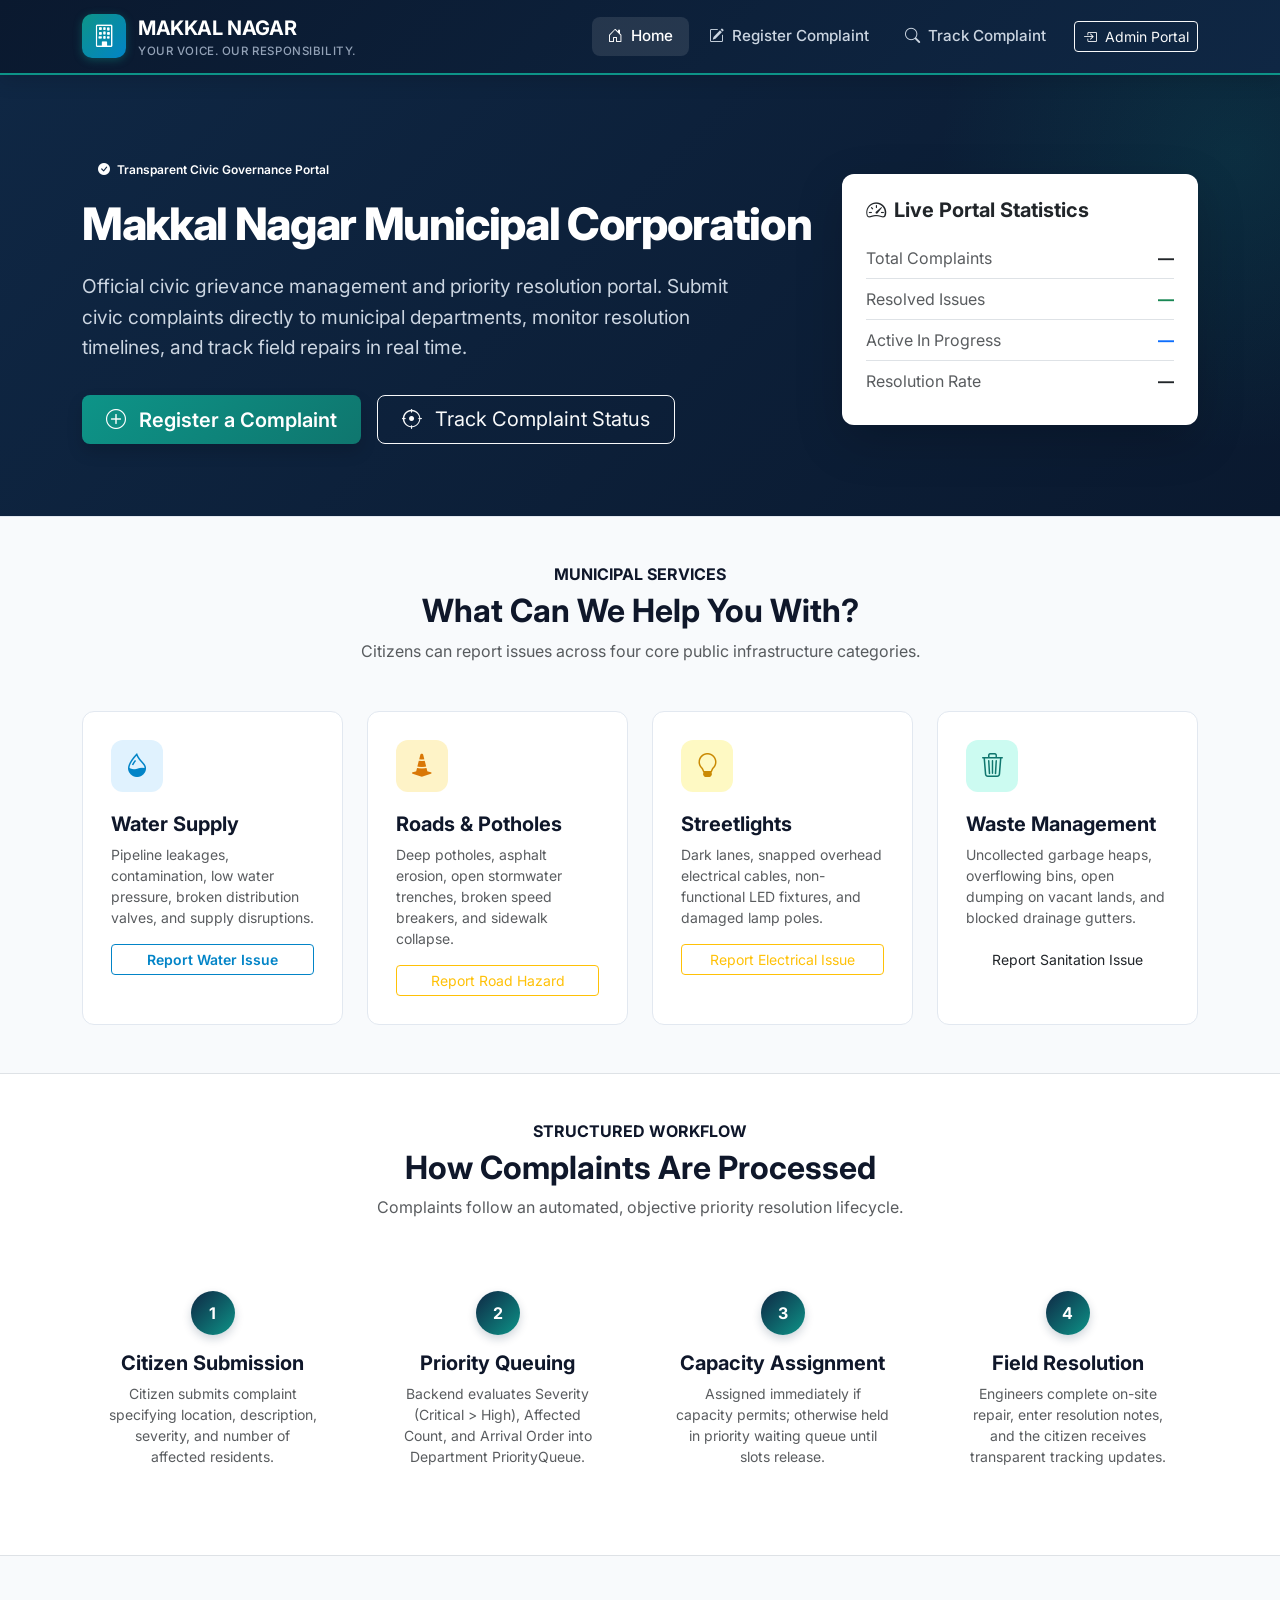
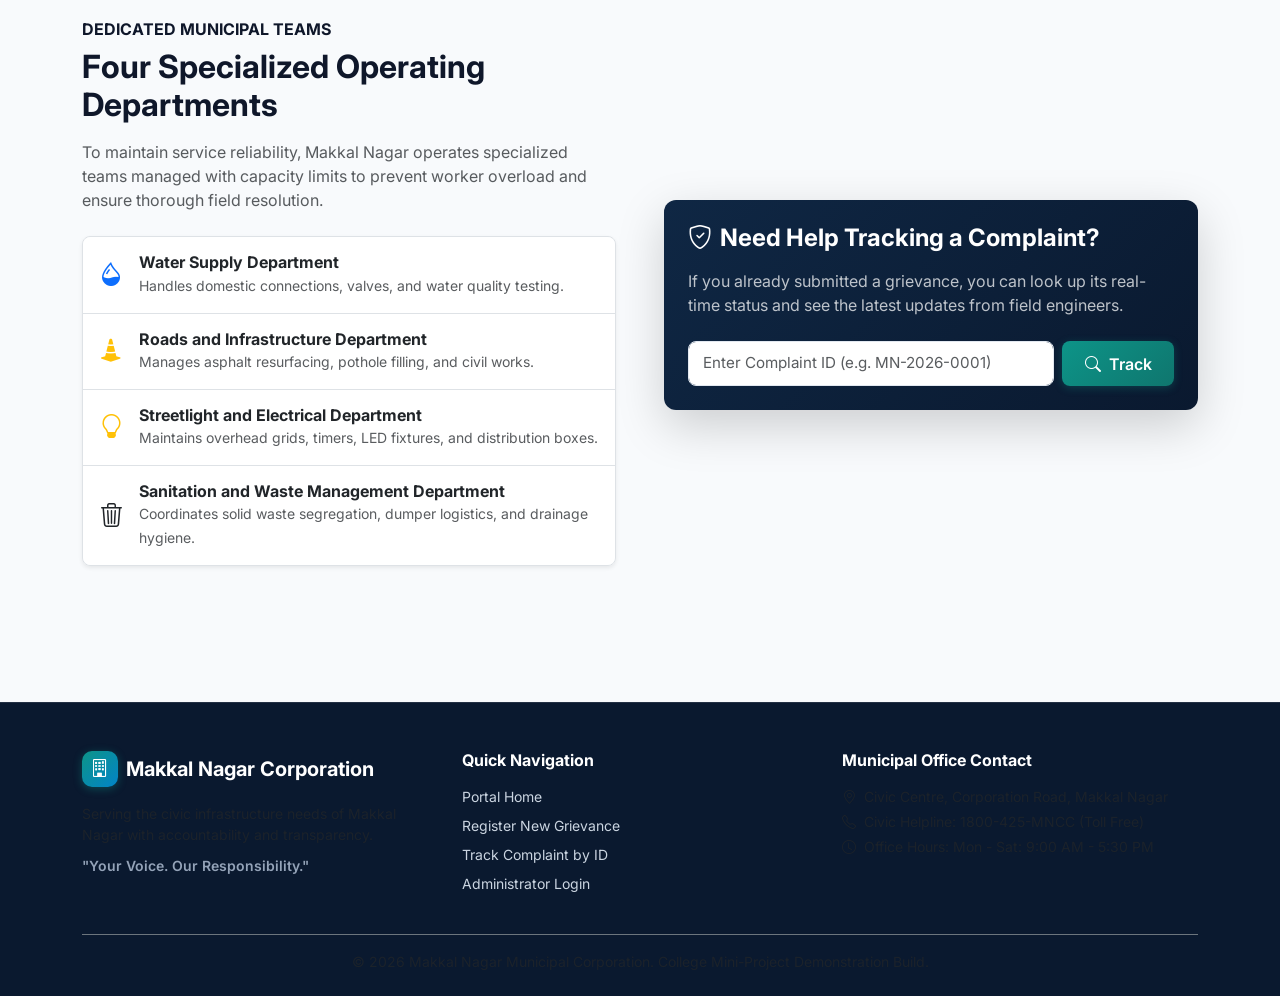
<file: frontend/index.html>
<!DOCTYPE html>
<html lang="en">
<head>
    <meta charset="UTF-8">
    <meta name="viewport" content="width=device-width, initial-scale=1.0">
    <title>Makkal Nagar Municipal Corporation — Grievance Management System</title>
    <!-- Bootstrap 5 CSS & Icons -->
    <link href="https://cdn.jsdelivr.net/npm/bootstrap@5.3.3/dist/css/bootstrap.min.css" rel="stylesheet">
    <link href="https://cdn.jsdelivr.net/npm/bootstrap-icons@1.11.3/font/bootstrap-icons.min.css" rel="stylesheet">
    <link href="assets/css/style.css" rel="stylesheet">
</head>
<body>

    <!-- Civic Navigation -->
    <nav class="navbar navbar-expand-lg mn-navbar sticky-top">
        <div class="container">
            <a class="mn-brand" href="index.html">
                <div class="mn-brand-logo">
                    <i class="bi bi-building"></i>
                </div>
                <div>
                    <div>MAKKAL NAGAR</div>
                    <span class="mn-brand-tagline">Your Voice. Our Responsibility.</span>
                </div>
            </a>
            <button class="navbar-toggler text-white" type="button" data-bs-toggle="collapse" data-bs-target="#mnNav">
                <span class="navbar-toggler-icon"></span>
            </button>
            <div class="collapse navbar-collapse" id="mnNav">
                <ul class="navbar-nav ms-auto align-items-center gap-1">
                    <li class="nav-item"><a class="nav-link active" href="index.html"><i class="bi bi-house-door me-1"></i> Home</a></li>
                    <li class="nav-item"><a class="nav-link" href="register-complaint.html"><i class="bi bi-pencil-square me-1"></i> Register Complaint</a></li>
                    <li class="nav-item"><a class="nav-link" href="track-complaint.html"><i class="bi bi-search me-1"></i> Track Complaint</a></li>
                    <li class="nav-item ms-lg-2" id="navUserContainer">
                        <a href="login.html" class="btn btn-sm btn-outline-light">
                            <i class="bi bi-shield-lock me-1"></i> Official Portal
                        </a>
                    </li>
                </ul>
            </div>
        </div>
    </nav>

    <!-- Hero Section -->
    <header class="mn-hero">
        <div class="container position-relative">
            <div class="row align-items-center">
                <div class="col-lg-8">
                    <div class="badge bg-teal px-3 py-2 text-white mb-3 rounded-pill fw-semibold">
                        <i class="bi bi-check-circle-fill me-1"></i> Transparent Civic Governance Portal
                    </div>
                    <h1 class="mn-hero-title">
                        Makkal Nagar Municipal Corporation
                    </h1>
                    <p class="mn-hero-lead">
                        Official civic grievance management and priority resolution portal. Submit civic complaints directly to municipal departments, monitor resolution timelines, and track field repairs in real time.
                    </p>
                    <div class="d-flex flex-wrap gap-3">
                        <a href="register-complaint.html" class="btn btn-teal btn-lg px-4 shadow">
                            <i class="bi bi-plus-circle me-2"></i> Register a Complaint
                        </a>
                        <a href="track-complaint.html" class="btn btn-outline-light btn-lg px-4">
                            <i class="bi bi-crosshair me-2"></i> Track Complaint Status
                        </a>
                    </div>
                </div>
                <div class="col-lg-4 mt-5 mt-lg-0 text-center">
                    <div class="card p-4 shadow-lg text-start bg-white text-dark border-0">
                        <h5 class="fw-bold text-navy mb-3"><i class="bi bi-speedometer2 text-teal me-2"></i>Live Portal Statistics</h5>
                        <div class="d-flex justify-content-between py-2 border-bottom">
                            <span class="text-muted">Total Complaints</span>
                            <span class="fw-bold" id="statTotal">—</span>
                        </div>
                        <div class="d-flex justify-content-between py-2 border-bottom">
                            <span class="text-muted">Resolved Issues</span>
                            <span class="fw-bold text-success" id="statResolved">—</span>
                        </div>
                        <div class="d-flex justify-content-between py-2 border-bottom">
                            <span class="text-muted">Active In Progress</span>
                            <span class="fw-bold text-primary" id="statActive">—</span>
                        </div>
                        <div class="d-flex justify-content-between py-2">
                            <span class="text-muted">Resolution Rate</span>
                            <span class="fw-bold text-teal" id="statRate">—</span>
                        </div>
                    </div>
                </div>
            </div>
        </div>
    </header>

    <main class="py-5">
        <!-- Service Categories -->
        <section class="container mb-5">
            <div class="text-center mb-5">
                <h6 class="text-teal text-uppercase fw-bold letter-spacing-1">Municipal Services</h6>
                <h2 class="fw-bold">What Can We Help You With?</h2>
                <p class="text-muted">Citizens can report issues across four core public infrastructure categories.</p>
            </div>
            <div class="row g-4">
                <div class="col-md-6 col-lg-3">
                    <div class="service-box">
                        <div class="service-box-icon" style="background-color: #e0f2fe; color: #0284c7;">
                            <i class="bi bi-droplet-half"></i>
                        </div>
                        <h5 class="fw-bold mb-2">Water Supply</h5>
                        <p class="text-muted small mb-3">
                            Pipeline leakages, contamination, low water pressure, broken distribution valves, and supply disruptions.
                        </p>
                        <a href="register-complaint.html?category=WATER" class="btn btn-sm btn-outline-primary w-100">Report Water Issue</a>
                    </div>
                </div>
                <div class="col-md-6 col-lg-3">
                    <div class="service-box">
                        <div class="service-box-icon" style="background-color: #fef3c7; color: #d97706;">
                            <i class="bi bi-cone-striped"></i>
                        </div>
                        <h5 class="fw-bold mb-2">Roads & Potholes</h5>
                        <p class="text-muted small mb-3">
                            Deep potholes, asphalt erosion, open stormwater trenches, broken speed breakers, and sidewalk collapse.
                        </p>
                        <a href="register-complaint.html?category=ROAD" class="btn btn-sm btn-outline-warning w-100">Report Road Hazard</a>
                    </div>
                </div>
                <div class="col-md-6 col-lg-3">
                    <div class="service-box">
                        <div class="service-box-icon" style="background-color: #fef9c3; color: #ca8a04;">
                            <i class="bi bi-lightbulb"></i>
                        </div>
                        <h5 class="fw-bold mb-2">Streetlights</h5>
                        <p class="text-muted small mb-3">
                            Dark lanes, snapped overhead electrical cables, non-functional LED fixtures, and damaged lamp poles.
                        </p>
                        <a href="register-complaint.html?category=STREETLIGHT" class="btn btn-sm btn-outline-warning w-100">Report Electrical Issue</a>
                    </div>
                </div>
                <div class="col-md-6 col-lg-3">
                    <div class="service-box">
                        <div class="service-box-icon" style="background-color: #ccfbf1; color: #0f766e;">
                            <i class="bi bi-trash3"></i>
                        </div>
                        <h5 class="fw-bold mb-2">Waste Management</h5>
                        <p class="text-muted small mb-3">
                            Uncollected garbage heaps, overflowing bins, open dumping on vacant lands, and blocked drainage gutters.
                        </p>
                        <a href="register-complaint.html?category=WASTE" class="btn btn-sm btn-outline-teal w-100">Report Sanitation Issue</a>
                    </div>
                </div>
            </div>
        </section>

        <!-- How It Works Section -->
        <section class="bg-white py-5 border-top border-bottom">
            <div class="container">
                <div class="text-center mb-5">
                    <h6 class="text-teal text-uppercase fw-bold">Structured Workflow</h6>
                    <h2 class="fw-bold">How Complaints Are Processed</h2>
                    <p class="text-muted">Complaints follow an automated, objective priority resolution lifecycle.</p>
                </div>
                <div class="row g-4">
                    <div class="col-md-6 col-lg-3">
                        <div class="step-box">
                            <div class="step-num">1</div>
                            <h5 class="fw-bold mb-2">Citizen Submission</h5>
                            <p class="text-muted small">
                                Citizen submits complaint specifying location, description, severity, and number of affected residents.
                            </p>
                        </div>
                    </div>
                    <div class="col-md-6 col-lg-3">
                        <div class="step-box">
                            <div class="step-num">2</div>
                            <h5 class="fw-bold mb-2">Priority Queuing</h5>
                            <p class="text-muted small">
                                Backend evaluates Severity (Critical > High), Affected Count, and Arrival Order into Department PriorityQueue.
                            </p>
                        </div>
                    </div>
                    <div class="col-md-6 col-lg-3">
                        <div class="step-box">
                            <div class="step-num">3</div>
                            <h5 class="fw-bold mb-2">Capacity Assignment</h5>
                            <p class="text-muted small">
                                Assigned immediately if capacity permits; otherwise held in priority waiting queue until slots release.
                            </p>
                        </div>
                    </div>
                    <div class="col-md-6 col-lg-3">
                        <div class="step-box">
                            <div class="step-num">4</div>
                            <h5 class="fw-bold mb-2">Field Resolution</h5>
                            <p class="text-muted small">
                                Engineers complete on-site repair, enter resolution notes, and the citizen receives transparent tracking updates.
                            </p>
                        </div>
                    </div>
                </div>
            </div>
        </section>

        <!-- Department Overview -->
        <section class="container mt-5 pt-3">
            <div class="row align-items-center g-5">
                <div class="col-lg-6">
                    <h6 class="text-teal text-uppercase fw-bold">Dedicated Municipal Teams</h6>
                    <h2 class="fw-bold mb-3">Four Specialized Operating Departments</h2>
                    <p class="text-muted mb-4">
                        To maintain service reliability, Makkal Nagar operates specialized teams managed with capacity limits to prevent worker overload and ensure thorough field resolution.
                    </p>
                    <div class="list-group list-group-flush border rounded-3 mb-4 shadow-sm">
                        <div class="list-group-item d-flex align-items-center gap-3 p-3">
                            <i class="bi bi-droplet-half fs-4 text-primary"></i>
                            <div>
                                <h6 class="mb-0 fw-bold">Water Supply Department</h6>
                                <small class="text-muted">Handles domestic connections, valves, and water quality testing.</small>
                            </div>
                        </div>
                        <div class="list-group-item d-flex align-items-center gap-3 p-3">
                            <i class="bi bi-cone-striped fs-4 text-warning"></i>
                            <div>
                                <h6 class="mb-0 fw-bold">Roads and Infrastructure Department</h6>
                                <small class="text-muted">Manages asphalt resurfacing, pothole filling, and civil works.</small>
                            </div>
                        </div>
                        <div class="list-group-item d-flex align-items-center gap-3 p-3">
                            <i class="bi bi-lightbulb fs-4 text-warning"></i>
                            <div>
                                <h6 class="mb-0 fw-bold">Streetlight and Electrical Department</h6>
                                <small class="text-muted">Maintains overhead grids, timers, LED fixtures, and distribution boxes.</small>
                            </div>
                        </div>
                        <div class="list-group-item d-flex align-items-center gap-3 p-3">
                            <i class="bi bi-trash3 fs-4 text-teal"></i>
                            <div>
                                <h6 class="mb-0 fw-bold">Sanitation and Waste Management Department</h6>
                                <small class="text-muted">Coordinates solid waste segregation, dumper logistics, and drainage hygiene.</small>
                            </div>
                        </div>
                    </div>
                </div>
                <div class="col-lg-6">
                    <div class="card p-4 border-0 shadow-lg bg-navy text-white" style="background: linear-gradient(135deg, var(--mn-navy) 0%, var(--mn-navy-dark) 100%);">
                        <h4 class="fw-bold mb-3"><i class="bi bi-shield-check text-teal me-2"></i>Need Help Tracking a Complaint?</h4>
                        <p class="text-light opacity-75 mb-4">
                            If you already submitted a grievance, you can look up its real-time status and see the latest updates from field engineers.
                        </p>
                        <form action="track-complaint.html" method="GET" class="d-flex gap-2">
                            <input type="text" name="id" class="form-control" placeholder="Enter Complaint ID (e.g. MN-2026-0001)" required>
                            <button type="submit" class="btn btn-teal text-nowrap"><i class="bi bi-search me-1"></i> Track</button>
                        </form>
                    </div>
                </div>
            </div>
        </section>
    </main>

    <!-- Municipal Footer -->
    <footer class="mn-footer">
        <div class="container">
            <div class="row g-4">
                <div class="col-lg-4">
                    <div class="d-flex align-items-center gap-2 mb-3">
                        <div class="mn-brand-logo" style="width:36px; height:36px; font-size:1.1rem;"><i class="bi bi-building"></i></div>
                        <span class="text-white fw-bold fs-5">Makkal Nagar Corporation</span>
                    </div>
                    <p class="small text-muted mb-2">
                        Serving the civic infrastructure needs of Makkal Nagar with accountability and transparency.
                    </p>
                    <span class="text-teal small fw-semibold">"Your Voice. Our Responsibility."</span>
                </div>
                <div class="col-lg-4">
                    <h6 class="text-white fw-bold mb-3">Quick Navigation</h6>
                    <ul class="list-unstyled small d-flex flex-column gap-2">
                        <li><a href="index.html">Portal Home</a></li>
                        <li><a href="register-complaint.html">Register New Grievance</a></li>
                        <li><a href="track-complaint.html">Track Complaint by ID</a></li>
                        <li><a href="login.html">Administrator Login</a></li>
                    </ul>
                </div>
                <div class="col-lg-4">
                    <h6 class="text-white fw-bold mb-3">Municipal Office Contact</h6>
                    <p class="small text-muted mb-1"><i class="bi bi-geo-alt me-2 text-teal"></i>Civic Centre, Corporation Road, Makkal Nagar</p>
                    <p class="small text-muted mb-1"><i class="bi bi-telephone me-2 text-teal"></i>Civic Helpline: 1800-425-MNCC (Toll Free)</p>
                    <p class="small text-muted mb-0"><i class="bi bi-clock me-2 text-teal"></i>Office Hours: Mon - Sat: 9:00 AM - 5:30 PM</p>
                </div>
            </div>
            <div class="border-top border-secondary mt-4 pt-3 text-center small text-muted">
                &copy; 2026 Makkal Nagar Municipal Corporation. College Mini-Project Demonstration Build.
            </div>
        </div>
    </footer>

    <!-- Bootstrap 5 JS -->
    <script src="https://cdn.jsdelivr.net/npm/bootstrap@5.3.3/dist/js/bootstrap.bundle.min.js"></script>
    <script src="assets/js/app.js"></script>
    <script>
        document.addEventListener('DOMContentLoaded', async () => {
            const user = await checkAdminAuth();
            updateNavUserUI(user);

            // Fetch live public statistics
            try {
                const stats = await apiFetch('/api/public/stats');
                if (stats) {
                    document.getElementById('statTotal').innerText = stats.totalComplaints || 0;
                    document.getElementById('statResolved').innerText = stats.resolvedComplaints || 0;
                    document.getElementById('statActive').innerText = stats.activeProcessing || 0;
                    document.getElementById('statRate').innerText = (stats.resolutionRate || 0) + '%';
                }
            } catch (err) {
                console.warn('Could not load public stats:', err);
            }
        });
    </script>
</body>
</html>
</file>
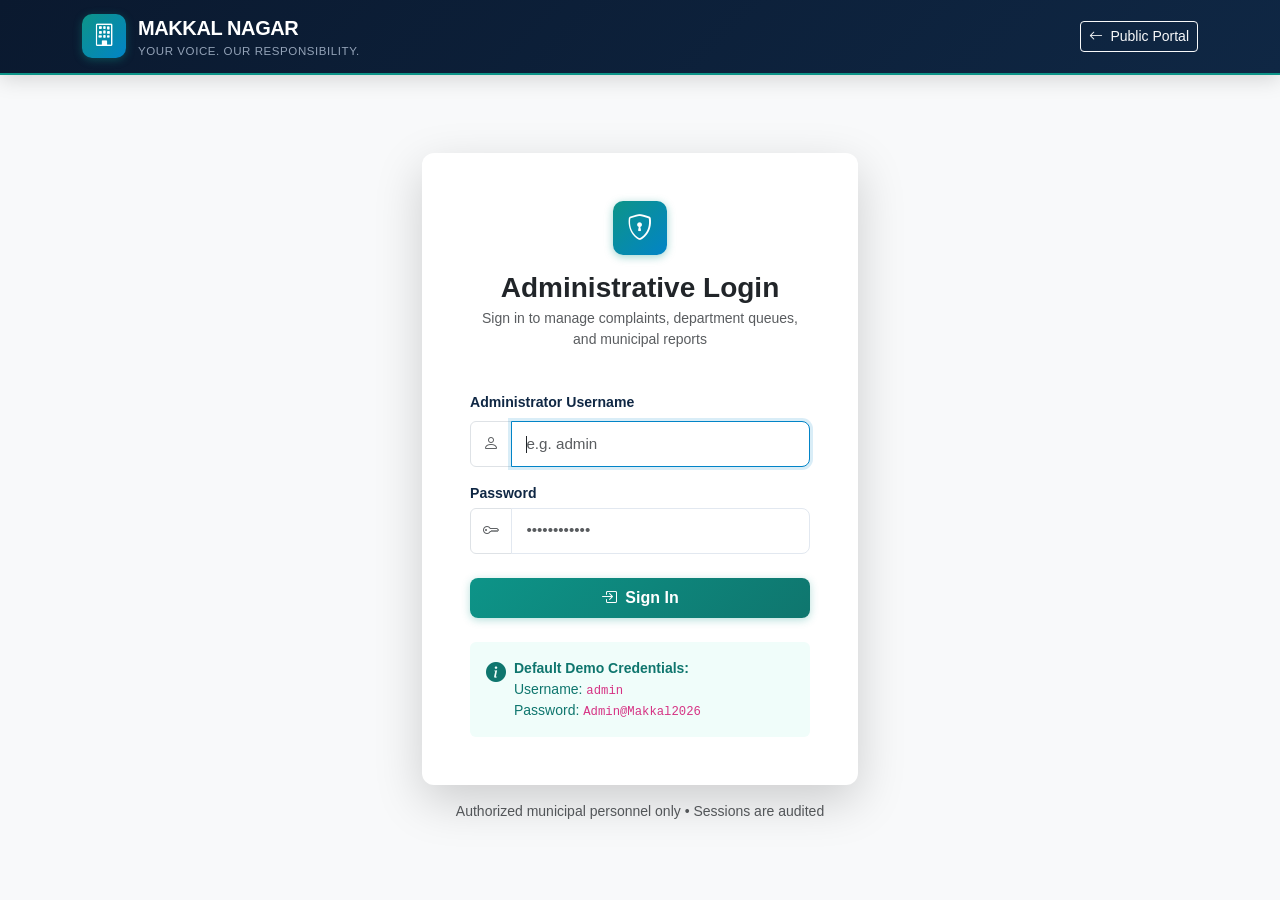
<file: frontend/complaint-details.html>
<!DOCTYPE html>
<html lang="en">
<head>
    <meta charset="UTF-8">
    <meta name="viewport" content="width=device-width, initial-scale=1.0">
    <title>Grievance Details & Actions — Makkal Nagar Municipal Corporation</title>
    <!-- Bootstrap 5 CSS & Icons -->
    <link href="https://cdn.jsdelivr.net/npm/bootstrap@5.3.3/dist/css/bootstrap.min.css" rel="stylesheet">
    <link href="https://cdn.jsdelivr.net/npm/bootstrap-icons@1.11.3/font/bootstrap-icons.min.css" rel="stylesheet">
    <link href="assets/css/style.css" rel="stylesheet">
</head>
<body>

    <!-- Civic Navigation -->
    <nav class="navbar navbar-expand-lg mn-navbar sticky-top">
        <div class="container">
            <a class="mn-brand" href="dashboard.html">
                <div class="mn-brand-logo">
                    <i class="bi bi-building"></i>
                </div>
                <div>
                    <div>MAKKAL NAGAR</div>
                    <span class="mn-brand-tagline">Municipal Administration Portal</span>
                </div>
            </a>
            <button class="navbar-toggler text-white" type="button" data-bs-toggle="collapse" data-bs-target="#mnNav">
                <span class="navbar-toggler-icon"></span>
            </button>
            <div class="collapse navbar-collapse" id="mnNav">
                <ul class="navbar-nav me-auto ms-lg-3 gap-1">
                    <li class="nav-item"><a class="nav-link" href="dashboard.html"><i class="bi bi-speedometer2 me-1"></i> Dashboard</a></li>
                    <li class="nav-item"><a class="nav-link active" href="complaints.html"><i class="bi bi-card-checklist me-1"></i> Complaints</a></li>
                    <li class="nav-item"><a class="nav-link" href="departments.html"><i class="bi bi-diagram-3 me-1"></i> Departments</a></li>
                    <li class="nav-item"><a class="nav-link" href="reports.html"><i class="bi bi-graph-up me-1"></i> Reports</a></li>
                </ul>
                <div class="d-flex align-items-center gap-2" id="navUserContainer"></div>
            </div>
        </div>
    </nav>

    <main class="py-4">
        <div class="container">

            <div class="mb-3">
                <a href="complaints.html" class="text-decoration-none text-muted small"><i class="bi bi-arrow-left me-1"></i> Back to Complaints List</a>
            </div>

            <div id="detailsAlert"></div>

            <div class="row g-4">
                <!-- Left Column: Core Complaint Details & Action Controls -->
                <div class="col-lg-8">
                    <!-- Main Card -->
                    <div class="card p-4 shadow-sm border-0 mb-4">
                        <div class="d-flex flex-wrap justify-content-between align-items-center pb-3 mb-3 border-bottom gap-2">
                            <div>
                                <span class="text-muted small">Municipal Grievance ID</span>
                                <h3 class="fw-bold text-navy mb-0" id="complaintIdTitle">—</h3>
                            </div>
                            <div class="d-flex gap-2 align-items-center">
                                <span id="severityBadge">—</span>
                                <span id="statusBadge">—</span>
                            </div>
                        </div>

                        <!-- Description Box -->
                        <div class="mb-4">
                            <label class="form-label text-muted small mb-1">Issue Description</label>
                            <div class="p-3 bg-light rounded-3 fw-medium" id="descriptionText">—</div>
                        </div>

                        <!-- Metadata Grid -->
                        <div class="row g-3 mb-4">
                            <div class="col-sm-6 col-md-4">
                                <small class="text-muted d-block">Category</small>
                                <span class="fw-bold" id="categoryText">—</span>
                            </div>
                            <div class="col-sm-6 col-md-4">
                                <small class="text-muted d-block">Location Ward</small>
                                <span class="fw-bold" id="locationText">—</span>
                            </div>
                            <div class="col-sm-6 col-md-4">
                                <small class="text-muted d-block">Affected People</small>
                                <span class="fw-bold" id="affectedText">—</span>
                            </div>
                            <div class="col-sm-6 col-md-4">
                                <small class="text-muted d-block">Arrival Order</small>
                                <span class="fw-bold text-primary" id="arrivalOrderText">—</span>
                            </div>
                            <div class="col-sm-6 col-md-4">
                                <small class="text-muted d-block">Assigned Department</small>
                                <span class="fw-bold text-teal" id="departmentText">—</span>
                            </div>
                            <div class="col-sm-6 col-md-4">
                                <small class="text-muted d-block">Registered Date</small>
                                <span class="fw-bold" id="createdAtText">—</span>
                            </div>
                            <div class="col-sm-6 col-md-4">
                                <small class="text-muted d-block">Citizen Name</small>
                                <span class="fw-bold" id="citizenNameText">—</span>
                            </div>
                            <div class="col-sm-6 col-md-4">
                                <small class="text-muted d-block">Citizen Ref / Phone</small>
                                <span class="fw-bold" id="citizenRefText">—</span>
                            </div>
                            <div class="col-sm-6 col-md-4">
                                <small class="text-muted d-block">Open Issue Reference</small>
                                <span class="fw-bold text-warning" id="openIssueRefText">—</span>
                            </div>
                        </div>

                        <!-- Priority Explanation Banner -->
                        <div class="alert alert-info border-0 p-3 mb-0" style="background-color: #f0fdfa; color: #0f766e;">
                            <div class="d-flex align-items-center gap-2">
                                <i class="bi bi-diagram-3-fill fs-5"></i>
                                <div>
                                    <span class="fw-bold">Priority Resolution Rule:</span>
                                    <div class="small" id="priorityExplanation">—</div>
                                </div>
                            </div>
                        </div>

                        <!-- Resolution Box (If Resolved) -->
                        <div id="resolutionBox" class="alert alert-success border-0 p-3 mt-3 d-none">
                            <h6 class="fw-bold mb-1"><i class="bi bi-check-circle-fill me-2"></i>Field Resolution Recorded</h6>
                            <p class="mb-1" id="resolutionNotesText">—</p>
                            <small class="text-muted">Resolved on: <span id="resolvedAtText">—</span></small>
                        </div>
                    </div>

                    <!-- Duplicate Candidates Review Card -->
                    <div class="card p-4 shadow-sm border-0 mb-4">
                        <div class="d-flex justify-content-between align-items-center mb-3">
                            <div>
                                <h5 class="fw-bold mb-0"><i class="bi bi-copy text-danger me-2"></i>Intelligent Duplicate Detection</h5>
                                <small class="text-muted">Automated multi-factor similarity analysis (Location, Category, Description, Issue Ref)</small>
                            </div>
                            <span class="badge bg-light text-muted border" id="duplicateCountBadge">0 flagged</span>
                        </div>
                        <div class="alert alert-secondary border-0 p-3 small mb-3">
                            <i class="bi bi-shield-check me-1 text-teal"></i>
                            <strong>Automated Policy:</strong> Potential duplicates are analyzed and recorded automatically upon submission. The administrator does not manually classify or confirm duplicates. Both complaints remain active for complete audit trail transparency.
                        </div>
                        <div id="duplicatesList">
                            <p class="text-muted small mb-0">No duplicate candidates flagged for this issue.</p>
                        </div>
                    </div>

                    <!-- Status History Timeline Card -->
                    <div class="card p-4 shadow-sm border-0">
                        <div class="d-flex justify-content-between align-items-center mb-3">
                            <h5 class="fw-bold mb-0"><i class="bi bi-journal-text text-primary me-2"></i>Audit Status History</h5>
                            <span class="badge bg-light text-muted border"><i class="bi bi-database-check me-1"></i>MySQL Persisted</span>
                        </div>
                        <p class="text-muted small">Status changes occur strictly via valid backend application events. Manual status override is prohibited.</p>
                        <div class="timeline mt-3" id="statusHistoryTimeline"></div>
                    </div>
                </div>

                <!-- Right Column: Administrative Action Controls -->
                <div class="col-lg-4">
                    <div class="card p-4 shadow-sm border-0 sticky-top" style="top: 80px;">
                        <h5 class="fw-bold text-navy mb-3 pb-2 border-bottom">
                            <i class="bi bi-gear-fill text-teal me-2"></i>Department Workflow & Events
                        </h5>

                        <!-- Status Context Alert Box -->
                        <div id="statusContextAlert" class="mb-3"></div>

                        <!-- Action: Start Field Work -->
                        <div class="mb-3 d-none" id="actionStartWorkContainer">
                            <label class="form-label small text-muted">Department Operational Event</label>
                            <button class="btn btn-primary w-100 fw-semibold" id="btnStartWork" onclick="openStartWorkModal()">
                                <i class="bi bi-play-circle-fill me-1"></i> Start Department Field Work
                            </button>
                            <small class="text-muted d-block mt-1">Triggers event <code>DEPARTMENT_WORK_STARTED</code> &rarr; updates status to <strong>IN_PROGRESS</strong>.</small>
                        </div>

                        <!-- Action: Resolve Complaint -->
                        <div class="mb-3 d-none" id="actionResolveContainer">
                            <label class="form-label small text-muted">Resolution Verification Event</label>
                            <button class="btn btn-teal w-100 fw-semibold" onclick="openResolveModal()">
                                <i class="bi bi-check2-circle me-1"></i> Submit & Verify Resolution
                            </button>
                            <small class="text-muted d-block mt-1">Triggers event <code>RESOLUTION_VERIFIED</code> &rarr; updates to <strong>RESOLVED</strong>, releases 1 capacity slot, and auto-dispatches queued complaints.</small>
                        </div>

                        <!-- Action: Reassign Department -->
                        <div class="mb-3 pt-3 border-top" id="reassignContainer">
                            <label class="form-label small text-muted">Department Reassignment</label>
                            <button class="btn btn-outline-secondary w-100" onclick="openReassignModal()">
                                <i class="bi bi-arrow-left-right me-1"></i> Reassign Department
                            </button>
                        </div>

                        <!-- Assignment Log List -->
                        <div class="mt-4 pt-3 border-top">
                            <h6 class="fw-bold small text-uppercase text-muted mb-2">Assignment Trail</h6>
                            <div id="assignmentTrailList" class="small"></div>
                        </div>
                    </div>
                </div>
            </div>

        </div>
    </main>

    <!-- Modal: Start Field Work -->
    <div class="modal fade" id="startWorkModal" tabindex="-1">
        <div class="modal-dialog">
            <div class="modal-content border-0 shadow-lg">
                <div class="modal-header bg-primary text-white border-0">
                    <h5 class="modal-title fw-bold"><i class="bi bi-play-circle me-2"></i>Initiate Department Work</h5>
                    <button type="button" class="btn-close btn-close-white" data-bs-dismiss="modal"></button>
                </div>
                <div class="modal-body p-4">
                    <p class="small text-muted mb-3">
                        Recording this operational event automatically transitions the complaint from <strong>ASSIGNED</strong> to <strong>IN_PROGRESS</strong> in the backend.
                    </p>
                    <div class="mb-3">
                        <label class="form-label">Operational Remarks / Field Notes</label>
                        <textarea class="form-control" id="modalStartWorkRemarks" rows="3" placeholder="e.g. Field inspection team deployed with maintenance vehicle and repair equipment..."></textarea>
                    </div>
                </div>
                <div class="modal-footer border-0">
                    <button type="button" class="btn btn-outline-secondary" data-bs-dismiss="modal">Cancel</button>
                    <button type="button" class="btn btn-primary" onclick="submitStartWork()">Confirm Start Work</button>
                </div>
            </div>
        </div>
    </div>

    <!-- Modal: Resolve Grievance -->
    <div class="modal fade" id="resolveModal" tabindex="-1">
        <div class="modal-dialog">
            <div class="modal-content border-0 shadow-lg">
                <div class="modal-header bg-teal text-white border-0">
                    <h5 class="modal-title fw-bold"><i class="bi bi-check-circle me-2"></i>Submit & Verify Resolution</h5>
                    <button type="button" class="btn-close btn-close-white" data-bs-dismiss="modal"></button>
                </div>
                <div class="modal-body p-4">
                    <div class="alert alert-info border-0 small mb-3">
                        <i class="bi bi-info-circle me-1"></i>
                        Submitting this completion event automatically verifies the resolution, transitions status to <strong>RESOLVED</strong>, records the audit trail, frees 1 department capacity slot, and automatically dispatches the highest-priority waiting complaint from the queue.
                    </div>
                    <div class="mb-3">
                        <label class="form-label">Engineering Resolution Details <span class="text-danger">*</span></label>
                        <textarea class="form-control" id="modalResolveNotes" rows="4" placeholder="e.g. New 110mm pipe replaced and pressure tested on site by field engineer..." required></textarea>
                    </div>
                    <div class="mb-3">
                        <label class="form-label">Supervisory / Verification Remarks (Optional)</label>
                        <input type="text" class="form-control" id="modalResolveRemarks" placeholder="e.g. Inspected and approved by Senior Engineer">
                    </div>
                </div>
                <div class="modal-footer border-0">
                    <button type="button" class="btn btn-outline-secondary" data-bs-dismiss="modal">Cancel</button>
                    <button type="button" class="btn btn-teal" onclick="submitResolution()">Verify & Resolve</button>
                </div>
            </div>
        </div>
    </div>

    <!-- Modal: Reassign Department -->
    <div class="modal fade" id="reassignModal" tabindex="-1">
        <div class="modal-dialog">
            <div class="modal-content border-0 shadow-lg">
                <div class="modal-header bg-navy text-white border-0" style="background-color: var(--mn-navy);">
                    <h5 class="modal-title fw-bold"><i class="bi bi-arrow-left-right me-2"></i>Reassign Department</h5>
                    <button type="button" class="btn-close btn-close-white" data-bs-dismiss="modal"></button>
                </div>
                <div class="modal-body p-4">
                    <div class="mb-3">
                        <label class="form-label">Select Target Department <span class="text-danger">*</span></label>
                        <select class="form-select" id="modalTargetDept" required>
                            <option value="1">Water Supply Department</option>
                            <option value="2">Roads and Infrastructure Department</option>
                            <option value="3">Streetlight and Electrical Department</option>
                            <option value="4">Sanitation and Waste Management Department</option>
                        </select>
                    </div>
                    <div class="mb-3">
                        <label class="form-label">Administrative Justification / Note</label>
                        <textarea class="form-control" id="modalReassignNote" rows="2" placeholder="e.g. Misclassified category, re-routed to electrical department..."></textarea>
                    </div>
                </div>
                <div class="modal-footer border-0">
                    <button type="button" class="btn btn-outline-secondary" data-bs-dismiss="modal">Cancel</button>
                    <button type="button" class="btn btn-primary" onclick="submitReassignment()">Confirm Reassignment</button>
                </div>
            </div>
        </div>
    </div>

    <!-- Bootstrap 5 JS -->
    <script src="https://cdn.jsdelivr.net/npm/bootstrap@5.3.3/dist/js/bootstrap.bundle.min.js"></script>
    <script src="assets/js/app.js"></script>
    <script>
        let currentComplaintId = null;
        let currentComplaint = null;
        let startWorkModal = null;
        let resolveModal = null;
        let reassignModal = null;

        document.addEventListener('DOMContentLoaded', async () => {
            const user = await requireAdminAuth();
            if (!user) return;

            startWorkModal = new bootstrap.Modal(document.getElementById('startWorkModal'));
            resolveModal = new bootstrap.Modal(document.getElementById('resolveModal'));
            reassignModal = new bootstrap.Modal(document.getElementById('reassignModal'));

            const urlParams = new URLSearchParams(window.location.search);
            currentComplaintId = urlParams.get('id');

            if (!currentComplaintId) {
                showAlert('detailsAlert', 'No complaint ID specified in URL.', 'danger');
                return;
            }

            loadComplaintDetails(currentComplaintId);
            loadDuplicates(currentComplaintId);
        });

        async function loadComplaintDetails(id) {
            try {
                const data = await apiFetch(`/api/admin/complaints/${id}`);
                currentComplaint = data;

                document.getElementById('complaintIdTitle').innerText = data.complaintId;
                document.getElementById('severityBadge').innerHTML = getSeverityBadge(data.severity);
                document.getElementById('statusBadge').innerHTML = getStatusBadge(data.status);
                document.getElementById('descriptionText').innerText = data.description;
                document.getElementById('categoryText').innerText = data.categoryDisplayName;
                document.getElementById('locationText').innerText = data.location;
                document.getElementById('affectedText').innerText = `${data.affectedCount} residents`;
                document.getElementById('arrivalOrderText').innerText = `#${data.arrivalOrder}`;
                document.getElementById('departmentText').innerText = data.departmentName || 'Unassigned';
                document.getElementById('createdAtText').innerText = formatDate(data.createdAt);
                document.getElementById('citizenNameText').innerText = data.citizenName;
                document.getElementById('citizenRefText').innerText = `${data.citizenReference} ${data.phone ? '(' + data.phone + ')' : ''}`;
                document.getElementById('openIssueRefText').innerText = data.openIssueRef || 'None';
                document.getElementById('priorityExplanation').innerText = data.priorityRankExplanation;

                // Resolution Box
                const resBox = document.getElementById('resolutionBox');
                const contextBox = document.getElementById('statusContextAlert');
                const startWorkBox = document.getElementById('actionStartWorkContainer');
                const resolveBox = document.getElementById('actionResolveContainer');
                const reassignBox = document.getElementById('reassignContainer');

                if (data.status === 'RESOLVED') {
                    resBox.classList.remove('d-none');
                    document.getElementById('resolutionNotesText').innerText = data.resolutionNotes || 'Resolved';
                    document.getElementById('resolvedAtText').innerText = formatDate(data.resolvedAt);

                    contextBox.innerHTML = `
                        <div class="alert alert-success border-0 p-3 mb-0">
                            <div class="d-flex align-items-center gap-2 mb-1">
                                <i class="bi bi-check-circle-fill fs-5 text-success"></i>
                                <strong class="text-success">Verified Resolution Complete</strong>
                            </div>
                            <p class="small text-muted mb-0">
                                This grievance has been verified and permanently closed. Department capacity has been released.
                            </p>
                        </div>
                    `;
                    startWorkBox.classList.add('d-none');
                    resolveBox.classList.add('d-none');
                    reassignBox.classList.add('d-none');
                } else if (data.status === 'IN_PROGRESS') {
                    resBox.classList.add('d-none');
                    contextBox.innerHTML = `
                        <div class="alert alert-primary border-0 p-3 mb-0">
                            <div class="d-flex align-items-center gap-2 mb-1">
                                <i class="bi bi-tools fs-5 text-primary"></i>
                                <strong class="text-primary">Field Operations In Progress</strong>
                            </div>
                            <p class="small text-muted mb-0">
                                Department team is actively working on site. Submit engineering verification to resolve.
                            </p>
                        </div>
                    `;
                    startWorkBox.classList.add('d-none');
                    resolveBox.classList.remove('d-none');
                    reassignBox.classList.remove('d-none');
                } else if (data.status === 'ASSIGNED') {
                    resBox.classList.add('d-none');
                    contextBox.innerHTML = `
                        <div class="alert alert-info border-0 p-3 mb-0">
                            <div class="d-flex align-items-center gap-2 mb-1">
                                <i class="bi bi-person-check fs-5 text-teal"></i>
                                <strong class="text-teal">Department Capacity Allocated</strong>
                            </div>
                            <p class="small text-muted mb-0">
                                Department capacity is reserved. Click below when field team initiates on-site operations.
                            </p>
                        </div>
                    `;
                    startWorkBox.classList.remove('d-none');
                    resolveBox.classList.add('d-none');
                    reassignBox.classList.remove('d-none');
                } else { // REGISTERED in queue
                    resBox.classList.add('d-none');
                    contextBox.innerHTML = `
                        <div class="alert alert-warning border-0 p-3 mb-0">
                            <div class="d-flex align-items-center gap-2 mb-1">
                                <i class="bi bi-hourglass-split fs-5 text-warning"></i>
                                <strong class="text-warning-emphasis">Waiting in Priority Queue</strong>
                            </div>
                            <p class="small text-muted mb-0">
                                Department capacity is currently full. This grievance will be <strong>automatically assigned</strong> when capacity frees up.
                            </p>
                        </div>
                    `;
                    startWorkBox.classList.add('d-none');
                    resolveBox.classList.add('d-none');
                    reassignBox.classList.remove('d-none');
                }

                renderStatusTimeline(data.statusHistory);
                renderAssignmentTrail(data.assignmentHistory);

            } catch (err) {
                showAlert('detailsAlert', `Failed to load complaint: ${err.message}`, 'danger');
            }
        }

        async function loadDuplicates(id) {
            try {
                const list = await apiFetch(`/api/admin/complaints/${id}/duplicates`);
                const container = document.getElementById('duplicatesList');
                document.getElementById('duplicateCountBadge').innerText = `${list ? list.length : 0} flagged`;

                if (!list || list.length === 0) {
                    container.innerHTML = `
                        <div class="p-3 bg-light rounded-3 text-muted small text-center">
                            <i class="bi bi-shield-check text-success fs-5 d-block mb-1"></i>
                            No potential duplicate complaints detected for this grievance.
                        </div>
                    `;
                    return;
                }

                container.innerHTML = list.map(d => {
                    const pct = d.confidenceScore != null ? Math.round(d.confidenceScore * 100) : null;
                    const isHigh = (d.status === 'CONFIRMED' || d.status === 'CONFIRMED_DUPLICATE' || (pct !== null && pct >= 85));
                    const cardBorder = isHigh ? 'border-danger' : 'border-warning';
                    const bgClass = isHigh ? 'bg-danger-subtle' : 'bg-warning-subtle';

                    return `
                        <div class="border ${cardBorder} rounded-3 p-3 mb-3 bg-white shadow-sm">
                            <div class="d-flex flex-wrap justify-content-between align-items-center mb-2 gap-2">
                                <div class="d-flex align-items-center gap-2">
                                    <span class="fs-6 fw-bold">
                                        <a href="complaint-details.html?id=${d.targetComplaintInternalId}" class="text-navy text-decoration-none">
                                            <i class="bi bi-link-45deg me-1"></i>${escapeHtml(d.targetComplaintId)}
                                        </a>
                                    </span>
                                    ${getDuplicateBadge(d.status, d.confidenceScore)}
                                </div>
                                ${pct !== null ? `
                                    <span class="badge ${isHigh ? 'bg-danger' : 'bg-warning text-dark'}">
                                        Match Confidence: ${pct}%
                                    </span>
                                ` : ''}
                            </div>

                            <div class="p-2 ${bgClass} rounded mb-2 small">
                                <strong><i class="bi bi-info-circle me-1"></i>Detection Reason:</strong> ${escapeHtml(d.reason)}
                            </div>

                            ${d.similarityDetails ? `
                                <div class="p-2 bg-light rounded mb-2 small text-muted border">
                                    <strong class="text-dark"><i class="bi bi-cpu me-1"></i>Similarity Breakdown:</strong>
                                    <div>${escapeHtml(d.similarityDetails)}</div>
                                </div>
                            ` : ''}

                            <div class="d-flex justify-content-between align-items-center pt-2 border-top small text-muted">
                                <span><i class="bi bi-clock me-1"></i>Detected: ${formatDate(d.createdAt)}</span>
                                <span><i class="bi bi-shield-lock me-1"></i>System Automated Detection</span>
                            </div>
                        </div>
                    `;
                }).join('');

            } catch (err) {
                console.warn('Could not load duplicates:', err);
            }
        }

        function openStartWorkModal() {
            document.getElementById('modalStartWorkRemarks').value = '';
            startWorkModal.show();
        }

        async function submitStartWork() {
            const remarks = document.getElementById('modalStartWorkRemarks').value.trim() || 'Field operations started by department team';
            try {
                await apiFetch(`/api/admin/complaints/${currentComplaintId}/start-work`, {
                    method: 'POST',
                    body: { remarks: remarks }
                });
                startWorkModal.hide();
                showAlert('detailsAlert', 'Department field work started! Complaint status is now IN_PROGRESS.', 'success');
                loadComplaintDetails(currentComplaintId);
            } catch (err) {
                alert(err.message || 'Failed to start field work.');
            }
        }

        function openResolveModal() {
            document.getElementById('modalResolveNotes').value = '';
            document.getElementById('modalResolveRemarks').value = '';
            resolveModal.show();
        }

        async function submitResolution() {
            const notes = document.getElementById('modalResolveNotes').value.trim();
            const remarks = document.getElementById('modalResolveRemarks').value.trim();
            if (!notes) {
                alert('Please enter resolution notes before submitting.');
                return;
            }

            try {
                await apiFetch(`/api/admin/complaints/${currentComplaintId}/resolve`, {
                    method: 'POST',
                    body: { resolutionNotes: notes, remarks: remarks || ('Resolution verified: ' + notes) }
                });
                resolveModal.hide();
                showAlert('detailsAlert', 'Resolution verified and recorded! Complaint status updated to RESOLVED. Department capacity released and queued complaints auto-dispatched.', 'success');
                loadComplaintDetails(currentComplaintId);
            } catch (err) {
                alert(err.message || 'Failed to resolve complaint.');
            }
        }

        function openReassignModal() {
            reassignModal.show();
        }

        async function submitReassignment() {
            const deptId = document.getElementById('modalTargetDept').value;
            const note = document.getElementById('modalReassignNote').value.trim();

            try {
                await apiFetch(`/api/admin/complaints/${currentComplaintId}/reassign`, {
                    method: 'POST',
                    body: { departmentId: parseInt(deptId, 10), notes: note }
                });
                reassignModal.hide();
                showAlert('detailsAlert', 'Complaint reassigned successfully.', 'success');
                loadComplaintDetails(currentComplaintId);
            } catch (err) {
                alert(err.message || 'Failed to reassign department.');
            }
        }

        function renderStatusTimeline(history) {
            const container = document.getElementById('statusHistoryTimeline');
            if (!history || history.length === 0) {
                container.innerHTML = '<p class="text-muted small">No audit history recorded.</p>';
                return;
            }

            container.innerHTML = history.map((h, idx) => `
                <div class="timeline-item ${idx === history.length - 1 ? 'active' : ''}">
                    <div class="d-flex flex-wrap justify-content-between align-items-center mb-1 gap-2">
                        <div class="d-flex align-items-center gap-1">
                            ${h.previousStatus ? `${getStatusBadge(h.previousStatus)} <i class="bi bi-arrow-right text-muted mx-1"></i>` : ''}
                            ${getStatusBadge(h.newStatus)}
                        </div>
                        <span class="timeline-time"><i class="bi bi-clock me-1"></i>${formatDate(h.timestamp)}</span>
                    </div>
                    <div class="mb-2">
                        ${getEventBadge(h.triggeringEvent)}
                    </div>
                    <div class="p-2 bg-light rounded small text-dark mb-1">
                        ${escapeHtml(h.remarks || 'Status change recorded')}
                    </div>
                    <small class="text-muted"><i class="bi bi-person-badge me-1"></i>Triggered by: <code>${escapeHtml(h.changedBy || 'system')}</code></small>
                </div>
            `).join('');
        }

        function renderAssignmentTrail(assignments) {
            const container = document.getElementById('assignmentTrailList');
            if (!assignments || assignments.length === 0) {
                container.innerHTML = '<p class="text-muted mb-0">No assignment records.</p>';
                return;
            }

            container.innerHTML = assignments.map(a => `
                <div class="border-bottom pb-2 mb-2">
                    <div class="fw-semibold text-teal">${escapeHtml(a.departmentName)}</div>
                    <div class="text-muted">${escapeHtml(a.notes || 'Automated assignment')}</div>
                    <div class="text-muted" style="font-size:0.75rem;">Assigned by ${escapeHtml(a.assignedBy)} &bull; ${formatDate(a.assignedAt)}</div>
                </div>
            `).join('');
        }
    </script>
</body>
</html>
</file>
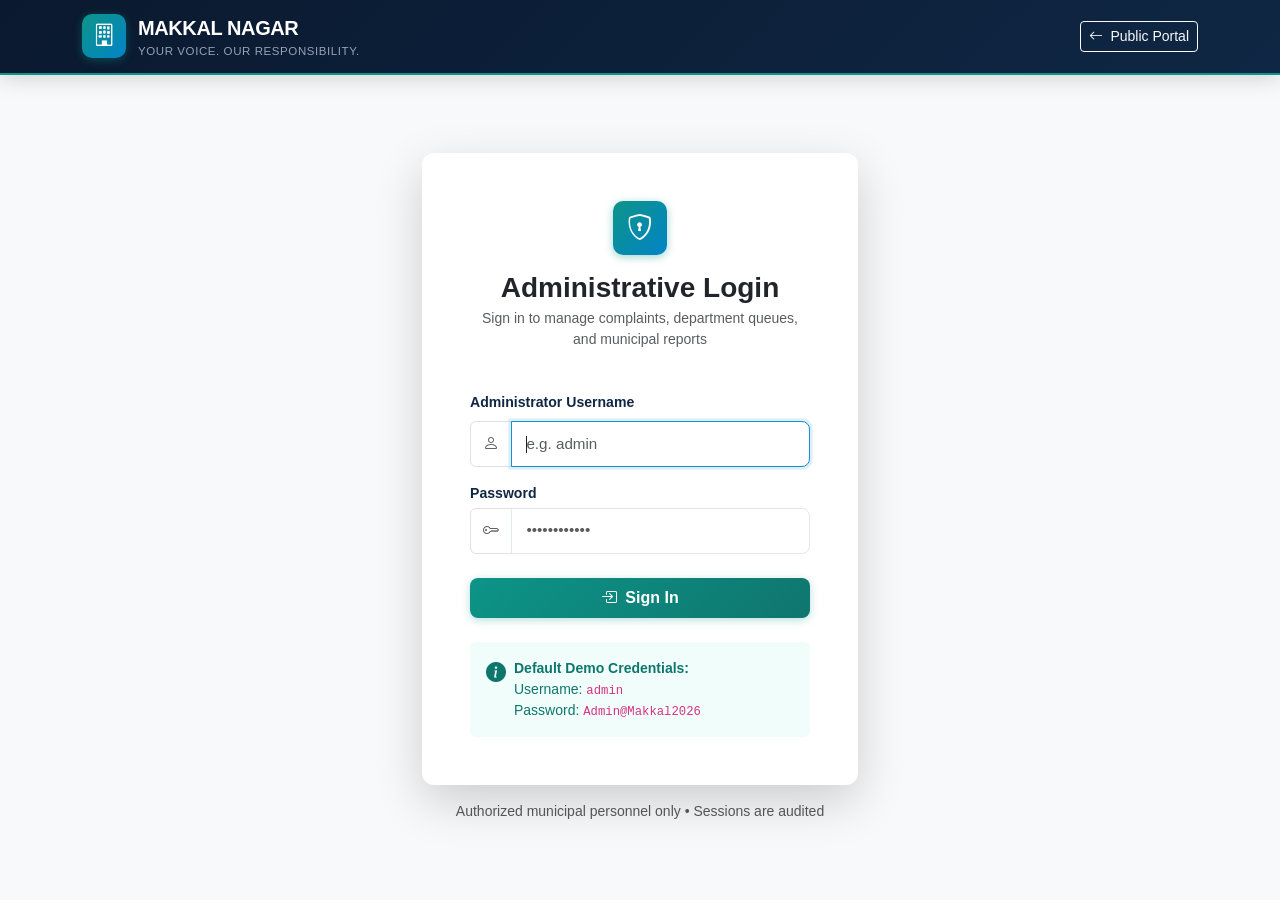
<file: frontend/complaints.html>
<!DOCTYPE html>
<html lang="en">
<head>
    <meta charset="UTF-8">
    <meta name="viewport" content="width=device-width, initial-scale=1.0">
    <title>All Complaints — Makkal Nagar Municipal Corporation</title>
    <!-- Bootstrap 5 CSS & Icons -->
    <link href="https://cdn.jsdelivr.net/npm/bootstrap@5.3.3/dist/css/bootstrap.min.css" rel="stylesheet">
    <link href="https://cdn.jsdelivr.net/npm/bootstrap-icons@1.11.3/font/bootstrap-icons.min.css" rel="stylesheet">
    <link href="assets/css/style.css" rel="stylesheet">
</head>
<body>

    <!-- Civic Navigation -->
    <nav class="navbar navbar-expand-lg mn-navbar sticky-top">
        <div class="container">
            <a class="mn-brand" href="dashboard.html">
                <div class="mn-brand-logo">
                    <i class="bi bi-building"></i>
                </div>
                <div>
                    <div>MAKKAL NAGAR</div>
                    <span class="mn-brand-tagline">Municipal Administration Portal</span>
                </div>
            </a>
            <button class="navbar-toggler text-white" type="button" data-bs-toggle="collapse" data-bs-target="#mnNav">
                <span class="navbar-toggler-icon"></span>
            </button>
            <div class="collapse navbar-collapse" id="mnNav">
                <ul class="navbar-nav me-auto ms-lg-3 gap-1">
                    <li class="nav-item"><a class="nav-link" href="dashboard.html"><i class="bi bi-speedometer2 me-1"></i> Dashboard</a></li>
                    <li class="nav-item"><a class="nav-link active" href="complaints.html"><i class="bi bi-card-checklist me-1"></i> Complaints</a></li>
                    <li class="nav-item"><a class="nav-link" href="departments.html"><i class="bi bi-diagram-3 me-1"></i> Departments</a></li>
                    <li class="nav-item"><a class="nav-link" href="reports.html"><i class="bi bi-graph-up me-1"></i> Reports</a></li>
                    <li class="nav-item"><a class="nav-link" href="register-complaint.html"><i class="bi bi-plus-circle me-1"></i> New Grievance</a></li>
                </ul>
                <div class="d-flex align-items-center gap-2" id="navUserContainer"></div>
            </div>
        </div>
    </nav>

    <main class="py-4">
        <div class="container">

            <div class="d-flex flex-wrap justify-content-between align-items-center mb-4 gap-3">
                <div>
                    <h2 class="fw-bold mb-1">Municipal Grievance Records</h2>
                    <p class="text-muted mb-0">Browse, filter, and inspect complaints registered across all wards</p>
                </div>
                <div class="d-flex gap-2">
                    <a href="reports.html" class="btn btn-outline-primary btn-sm">
                        <i class="bi bi-download me-1"></i> Export Reports
                    </a>
                    <a href="register-complaint.html" class="btn btn-teal btn-sm">
                        <i class="bi bi-plus-lg me-1"></i> New Complaint
                    </a>
                </div>
            </div>

            <!-- Filter Controls Card -->
            <div class="card p-3 mb-4 shadow-sm border-0">
                <div class="row g-2 align-items-center">
                    <div class="col-md-3">
                        <div class="input-group input-group-sm">
                            <span class="input-group-text bg-white"><i class="bi bi-search text-muted"></i></span>
                            <input type="text" class="form-control" id="filterSearch" placeholder="Search ID, citizen, description...">
                        </div>
                    </div>
                    <div class="col-6 col-md-2">
                        <select class="form-select form-select-sm" id="filterCategory">
                            <option value="">All Categories</option>
                            <option value="WATER">Water Supply</option>
                            <option value="ROAD">Roads</option>
                            <option value="STREETLIGHT">Streetlights</option>
                            <option value="WASTE">Waste Management</option>
                        </select>
                    </div>
                    <div class="col-6 col-md-2">
                        <select class="form-select form-select-sm" id="filterLocation">
                            <option value="">All Locations</option>
                            <option value="Anna Nagar">Anna Nagar</option>
                            <option value="Gandhi Street">Gandhi Street</option>
                            <option value="Nehru Colony">Nehru Colony</option>
                            <option value="Lake View Road">Lake View Road</option>
                            <option value="Market Area">Market Area</option>
                        </select>
                    </div>
                    <div class="col-6 col-md-2">
                        <select class="form-select form-select-sm" id="filterSeverity">
                            <option value="">All Severities</option>
                            <option value="CRITICAL">CRITICAL</option>
                            <option value="HIGH">HIGH</option>
                            <option value="MEDIUM">MEDIUM</option>
                            <option value="LOW">LOW</option>
                        </select>
                    </div>
                    <div class="col-6 col-md-2">
                        <select class="form-select form-select-sm" id="filterStatus">
                            <option value="">All Statuses</option>
                            <option value="REGISTERED">Registered / Queue</option>
                            <option value="ASSIGNED">Assigned</option>
                            <option value="IN_PROGRESS">In Progress</option>
                            <option value="RESOLVED">Resolved</option>
                        </select>
                    </div>
                    <div class="col-12 col-md-1 d-flex gap-1">
                        <button class="btn btn-sm btn-teal w-100" onclick="applyFilters()" title="Apply Filters">
                            <i class="bi bi-funnel-fill"></i>
                        </button>
                        <button class="btn btn-sm btn-outline-secondary" onclick="resetFilters()" title="Reset Filters">
                            <i class="bi bi-x-circle"></i>
                        </button>
                    </div>
                </div>
            </div>

            <!-- Complaints Data Table Card -->
            <div class="card border-0 shadow">
                <div class="card-body p-0">
                    <div class="table-responsive">
                        <table class="table table-hover align-middle mb-0">
                            <thead>
                                <tr>
                                    <th>Complaint ID</th>
                                    <th>Category</th>
                                    <th>Location</th>
                                    <th>Severity</th>
                                    <th>Impact</th>
                                    <th>Order</th>
                                    <th>Status</th>
                                    <th>Assigned Department</th>
                                    <th>Registered Date</th>
                                    <th class="text-end">Actions</th>
                                </tr>
                            </thead>
                            <tbody id="complaintsTableBody">
                                <tr><td colspan="10" class="text-center py-5 text-muted"><div class="spinner-border spinner-border-sm text-teal"></div> Loading records...</td></tr>
                            </tbody>
                        </table>
                    </div>
                </div>

                <!-- Pagination Footer -->
                <div class="card-footer bg-white border-top d-flex flex-wrap justify-content-between align-items-center py-3">
                    <small class="text-muted" id="paginationInfo">Showing 0 of 0 records</small>
                    <nav>
                        <ul class="pagination pagination-sm mb-0 gap-1" id="paginationControls"></ul>
                    </nav>
                </div>
            </div>

        </div>
    </main>

    <!-- Bootstrap 5 JS -->
    <script src="https://cdn.jsdelivr.net/npm/bootstrap@5.3.3/dist/js/bootstrap.bundle.min.js"></script>
    <script src="assets/js/app.js"></script>
    <script>
        let currentPage = 0;
        const pageSize = 10;

        document.addEventListener('DOMContentLoaded', async () => {
            const user = await requireAdminAuth();
            if (user) {
                loadComplaints();
            }
        });

        async function loadComplaints(page = 0) {
            currentPage = page;
            const tbody = document.getElementById('complaintsTableBody');
            tbody.innerHTML = `<tr><td colspan="10" class="text-center py-4 text-muted"><div class="spinner-border spinner-border-sm text-teal"></div> Loading...</td></tr>`;

            const category = document.getElementById('filterCategory').value;
            const location = document.getElementById('filterLocation').value;
            const severity = document.getElementById('filterSeverity').value;
            const status = document.getElementById('filterStatus').value;
            const search = document.getElementById('filterSearch').value.trim();

            const params = new URLSearchParams({
                page: currentPage,
                size: pageSize,
                sortBy: 'createdAt',
                direction: 'DESC'
            });

            if (category) params.append('category', category);
            if (location) params.append('location', location);
            if (severity) params.append('severity', severity);
            if (status) params.append('status', status);
            if (search) params.append('search', search);

            try {
                const data = await apiFetch(`/api/admin/complaints?${params.toString()}`);
                renderTable(data.content);
                renderPagination(data);
            } catch (err) {
                console.error('Failed to load complaints:', err);
                tbody.innerHTML = `<tr><td colspan="10" class="text-center py-4 text-danger"><i class="bi bi-exclamation-triangle me-1"></i> Failed to load complaints: ${escapeHtml(err.message)}</td></tr>`;
            }
        }

        function renderTable(items) {
            const tbody = document.getElementById('complaintsTableBody');
            if (!items || items.length === 0) {
                tbody.innerHTML = `<tr><td colspan="10" class="text-center py-5 text-muted">No complaints match your filter criteria.</td></tr>`;
                return;
            }

            tbody.innerHTML = items.map(c => `
                <tr>
                    <td class="fw-bold"><a href="complaint-details.html?id=${c.id}" class="text-decoration-none text-navy">${escapeHtml(c.complaintId)}</a></td>
                    <td>${getCategoryBadge(c.category)}</td>
                    <td><small class="fw-semibold">${escapeHtml(c.location)}</small></td>
                    <td>${getSeverityBadge(c.severity)}</td>
                    <td><span class="badge bg-light text-dark border">${c.affectedCount} persons</span></td>
                    <td><small class="text-muted fw-bold">#${c.arrivalOrder}</small></td>
                    <td>${getStatusBadge(c.status)}</td>
                    <td><small class="text-muted">${escapeHtml(c.departmentName || '—')}</small></td>
                    <td><small class="text-muted">${formatDate(c.createdAt)}</small></td>
                    <td class="text-end">
                        <a href="complaint-details.html?id=${c.id}" class="btn btn-sm btn-outline-teal py-1 px-2" title="View details and audit log">
                            <i class="bi bi-eye"></i> Details
                        </a>
                    </td>
                </tr>
            `).join('');
        }

        function renderPagination(pageData) {
            const info = document.getElementById('paginationInfo');
            const total = pageData.totalElements;
            const start = total === 0 ? 0 : (pageData.number * pageData.size) + 1;
            const end = Math.min((pageData.number + 1) * pageData.size, total);
            info.innerText = `Showing ${start} to ${end} of ${total} records`;

            const controls = document.getElementById('paginationControls');
            const totalPages = pageData.totalPages;

            if (totalPages <= 1) {
                controls.innerHTML = '';
                return;
            }

            let html = `
                <li class="page-item ${pageData.first ? 'disabled' : ''}">
                    <button class="page-link" onclick="loadComplaints(${currentPage - 1})">&laquo;</button>
                </li>
            `;

            for (let i = 0; i < totalPages; i++) {
                if (i === 0 || i === totalPages - 1 || (i >= currentPage - 2 && i <= currentPage + 2)) {
                    html += `
                        <li class="page-item ${i === currentPage ? 'active' : ''}">
                            <button class="page-link" onclick="loadComplaints(${i})">${i + 1}</button>
                        </li>
                    `;
                } else if (i === currentPage - 3 || i === currentPage + 3) {
                    html += `<li class="page-item disabled"><span class="page-link">&hellip;</span></li>`;
                }
            }

            html += `
                <li class="page-item ${pageData.last ? 'disabled' : ''}">
                    <button class="page-link" onclick="loadComplaints(${currentPage + 1})">&raquo;</button>
                </li>
            `;

            controls.innerHTML = html;
        }

        function applyFilters() {
            loadComplaints(0);
        }

        function resetFilters() {
            document.getElementById('filterCategory').value = '';
            document.getElementById('filterLocation').value = '';
            document.getElementById('filterSeverity').value = '';
            document.getElementById('filterStatus').value = '';
            document.getElementById('filterSearch').value = '';
            loadComplaints(0);
        }

        // Search on Enter
        document.getElementById('filterSearch').addEventListener('keyup', (e) => {
            if (e.key === 'Enter') applyFilters();
        });
    </script>
</body>
</html>
</file>
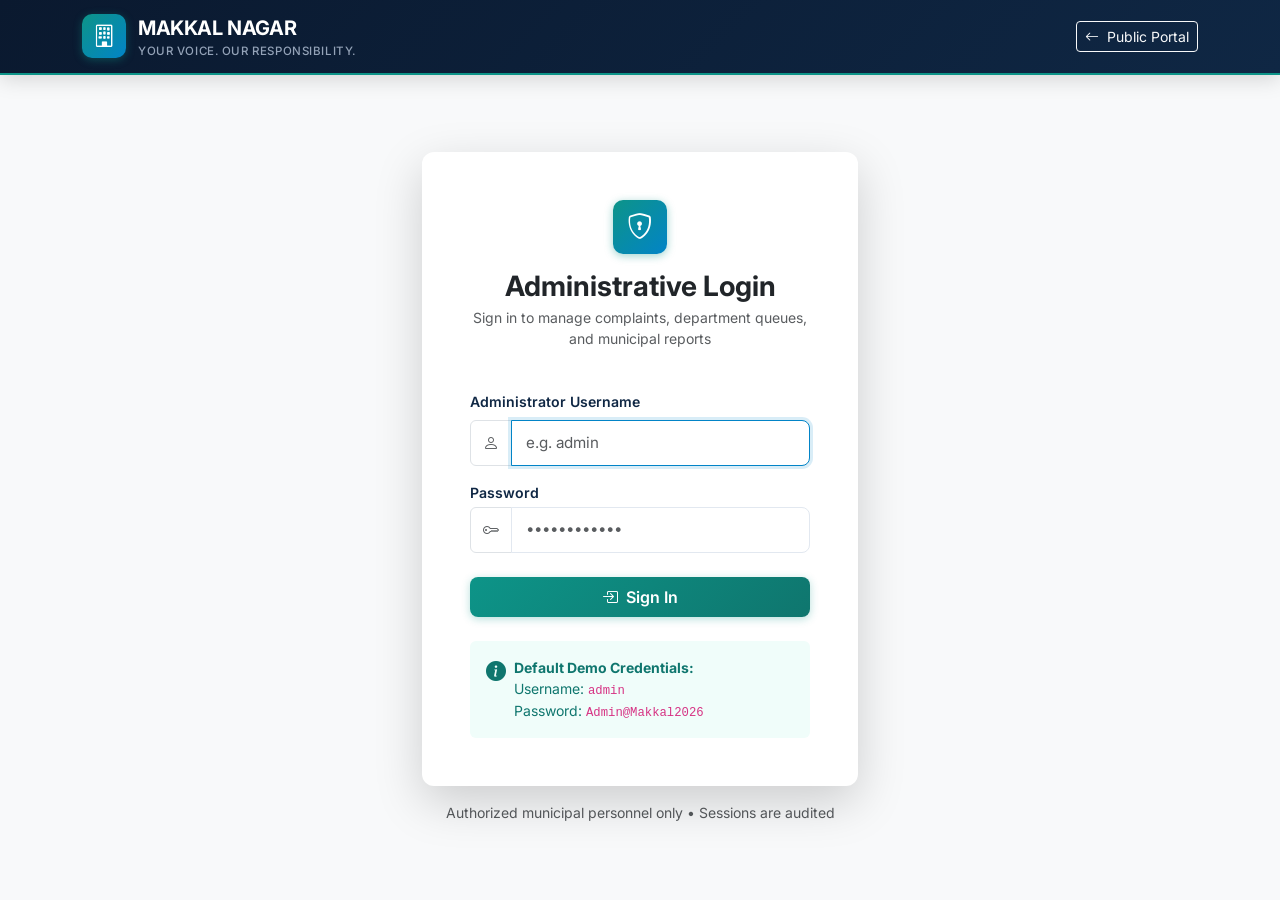
<file: frontend/departments.html>
<!DOCTYPE html>
<html lang="en">
<head>
    <meta charset="UTF-8">
    <meta name="viewport" content="width=device-width, initial-scale=1.0">
    <title>Department Capacity Management — Makkal Nagar Municipal Corporation</title>
    <!-- Bootstrap 5 CSS & Icons -->
    <link href="https://cdn.jsdelivr.net/npm/bootstrap@5.3.3/dist/css/bootstrap.min.css" rel="stylesheet">
    <link href="https://cdn.jsdelivr.net/npm/bootstrap-icons@1.11.3/font/bootstrap-icons.min.css" rel="stylesheet">
    <link href="assets/css/style.css" rel="stylesheet">
</head>
<body>

    <!-- Civic Navigation -->
    <nav class="navbar navbar-expand-lg mn-navbar sticky-top">
        <div class="container">
            <a class="mn-brand" href="dashboard.html">
                <div class="mn-brand-logo">
                    <i class="bi bi-building"></i>
                </div>
                <div>
                    <div>MAKKAL NAGAR</div>
                    <span class="mn-brand-tagline">Municipal Administration Portal</span>
                </div>
            </a>
            <button class="navbar-toggler text-white" type="button" data-bs-toggle="collapse" data-bs-target="#mnNav">
                <span class="navbar-toggler-icon"></span>
            </button>
            <div class="collapse navbar-collapse" id="mnNav">
                <ul class="navbar-nav me-auto ms-lg-3 gap-1">
                    <li class="nav-item"><a class="nav-link" href="dashboard.html"><i class="bi bi-speedometer2 me-1"></i> Dashboard</a></li>
                    <li class="nav-item"><a class="nav-link" href="complaints.html"><i class="bi bi-card-checklist me-1"></i> Complaints</a></li>
                    <li class="nav-item"><a class="nav-link active" href="departments.html"><i class="bi bi-diagram-3 me-1"></i> Departments</a></li>
                    <li class="nav-item"><a class="nav-link" href="reports.html"><i class="bi bi-graph-up me-1"></i> Reports</a></li>
                </ul>
                <div class="d-flex align-items-center gap-2" id="navUserContainer"></div>
            </div>
        </div>
    </nav>

    <main class="py-4">
        <div class="container">

            <div class="d-flex flex-wrap justify-content-between align-items-center mb-4 gap-3">
                <div>
                    <h2 class="fw-bold mb-1">Municipal Department Management</h2>
                    <p class="text-muted mb-0">Control operating capacity, active workloads, and in-memory PriorityQueue queues</p>
                </div>
                <button class="btn btn-outline-secondary btn-sm" onclick="loadDepartments()">
                    <i class="bi bi-arrow-clockwise me-1"></i> Refresh Data
                </button>
            </div>

            <div id="deptAlert"></div>

            <!-- Department Cards Grid -->
            <div class="row g-4 mb-5" id="departmentsContainer">
                <div class="col-12 text-center py-5 text-muted">
                    <div class="spinner-border spinner-border-sm text-teal"></div> Loading departments telemetry...
                </div>
            </div>

        </div>
    </main>

    <!-- Modal: Edit Department Capacity -->
    <div class="modal fade" id="capacityModal" tabindex="-1">
        <div class="modal-dialog">
            <div class="modal-content border-0 shadow-lg">
                <div class="modal-header bg-teal text-white border-0">
                    <h5 class="modal-title fw-bold"><i class="bi bi-sliders me-2"></i>Update Department Capacity</h5>
                    <button type="button" class="btn-close btn-close-white" data-bs-dismiss="modal"></button>
                </div>
                <div class="modal-body p-4">
                    <h6 class="fw-bold" id="modalDeptName">—</h6>
                    <p class="text-muted small mb-3">
                        Capacity governs the maximum simultaneous active assignments (Assigned + In Progress).
                        Capacity cannot be set lower than the current active assignment count.
                    </p>

                    <div class="alert alert-light border p-3 mb-3 small">
                        <div class="d-flex justify-content-between mb-1">
                            <span class="text-muted">Current Active Cases:</span>
                            <span class="fw-bold text-primary" id="modalCurrentActive">—</span>
                        </div>
                        <div class="d-flex justify-content-between">
                            <span class="text-muted">Waiting Queue Count:</span>
                            <span class="fw-bold text-warning" id="modalCurrentWaiting">—</span>
                        </div>
                    </div>

                    <div class="mb-3">
                        <label class="form-label">New Maximum Assignment Capacity <span class="text-danger">*</span></label>
                        <input type="number" class="form-control" id="modalNewCapacity" min="1" required>
                        <div class="form-text">Increasing capacity will immediately pull and assign the highest-priority waiting grievances.</div>
                    </div>
                </div>
                <div class="modal-footer border-0">
                    <button type="button" class="btn btn-outline-secondary" data-bs-dismiss="modal">Cancel</button>
                    <button type="button" class="btn btn-teal" onclick="submitCapacityUpdate()">Save Capacity</button>
                </div>
            </div>
        </div>
    </div>

    <!-- Modal: View In-Memory Priority Waiting Queue -->
    <div class="modal fade" id="queueModal" tabindex="-1">
        <div class="modal-dialog modal-lg">
            <div class="modal-content border-0 shadow-lg">
                <div class="modal-header bg-navy text-white border-0" style="background-color: var(--mn-navy);">
                    <h5 class="modal-title fw-bold"><i class="bi bi-sort-down-alt me-2"></i>In-Memory PriorityQueue Inspection</h5>
                    <button type="button" class="btn-close btn-close-white" data-bs-dismiss="modal"></button>
                </div>
                <div class="modal-body p-4">
                    <h6 class="fw-bold mb-1" id="queueModalDeptName">—</h6>
                    <p class="text-muted small mb-3">
                        Elements currently resident in <code>java.util.PriorityQueue&lt;Grievance&gt;</code> ordered by:
                        <strong>Severity (Critical &gt; High) &rarr; Affected Count (Higher First) &rarr; Arrival Order (Earlier First)</strong>
                    </p>

                    <div class="list-group" id="queueModalList"></div>
                </div>
                <div class="modal-footer border-0">
                    <button type="button" class="btn btn-secondary" data-bs-dismiss="modal">Close</button>
                </div>
            </div>
        </div>
    </div>

    <!-- Bootstrap 5 JS -->
    <script src="https://cdn.jsdelivr.net/npm/bootstrap@5.3.3/dist/js/bootstrap.bundle.min.js"></script>
    <script src="assets/js/app.js"></script>
    <script>
        let departments = [];
        let selectedDeptId = null;
        let capacityModal = null;
        let queueModal = null;

        document.addEventListener('DOMContentLoaded', async () => {
            const user = await requireAdminAuth();
            if (user) {
                capacityModal = new bootstrap.Modal(document.getElementById('capacityModal'));
                queueModal = new bootstrap.Modal(document.getElementById('queueModal'));
                loadDepartments();
            }
        });

        async function loadDepartments() {
            try {
                departments = await apiFetch('/api/admin/departments');
                renderDepartments(departments);
            } catch (err) {
                showAlert('deptAlert', `Failed to load departments: ${err.message}`, 'danger');
            }
        }

        function renderDepartments(list) {
            const container = document.getElementById('departmentsContainer');
            if (!list || list.length === 0) {
                container.innerHTML = '<div class="col-12 text-center text-muted">No department records available.</div>';
                return;
            }

            const icons = {
                'WATER': 'bi-droplet-half text-primary',
                'ROAD': 'bi-cone-striped text-warning',
                'STREETLIGHT': 'bi-lightbulb text-warning',
                'WASTE': 'bi-trash3 text-teal'
            };

            container.innerHTML = list.map(d => {
                const utilColor = d.capacityUtilization >= 100 ? 'bg-danger' :
                                  (d.capacityUtilization >= 80 ? 'bg-warning' : 'bg-success');
                const isFull = d.availableCapacity === 0;

                return `
                    <div class="col-md-6 col-lg-6">
                        <div class="card h-100 p-4 shadow-sm border-0 position-relative">
                            <div class="d-flex justify-content-between align-items-start mb-3">
                                <div class="d-flex align-items-center gap-3">
                                    <div class="rounded-3 p-3 bg-light fs-3">
                                        <i class="bi ${icons[d.code] || 'bi-building'}"></i>
                                    </div>
                                    <div>
                                        <h5 class="fw-bold mb-0">${escapeHtml(d.name)}</h5>
                                        <small class="text-muted">Code: <code>${d.code}</code></small>
                                    </div>
                                </div>
                                <span class="badge ${isFull ? 'bg-danger' : 'bg-success'} rounded-pill px-3 py-2">
                                    ${isFull ? 'CAPACITY FULL' : `${d.availableCapacity} SLOTS FREE`}
                                </span>
                            </div>

                            <!-- Progress Bar -->
                            <div class="mb-3">
                                <div class="d-flex justify-content-between small text-muted mb-1">
                                    <span>Capacity Utilization: <strong>${d.capacityUtilization}%</strong></span>
                                    <span><strong>${d.activeAssignments}</strong> / ${d.capacity} active</span>
                                </div>
                                <div class="progress" style="height: 10px;">
                                    <div class="progress-bar ${utilColor}" style="width: ${Math.min(100, d.capacityUtilization)}%"></div>
                                </div>
                            </div>

                            <!-- Telemetry Metrics -->
                            <div class="row g-2 text-center mb-4 bg-light p-2 rounded-3 small">
                                <div class="col-3 border-end">
                                    <div class="text-muted">Active</div>
                                    <div class="fw-bold fs-6 text-primary">${d.activeAssignments}</div>
                                </div>
                                <div class="col-3 border-end">
                                    <div class="text-muted">Waiting</div>
                                    <div class="fw-bold fs-6 text-warning">${d.waitingComplaints}</div>
                                </div>
                                <div class="col-3 border-end">
                                    <div class="text-muted">In Progress</div>
                                    <div class="fw-bold fs-6 text-purple">${d.inProgressCount}</div>
                                </div>
                                <div class="col-3">
                                    <div class="text-muted">Resolved</div>
                                    <div class="fw-bold fs-6 text-success">${d.resolvedCount}</div>
                                </div>
                            </div>

                            <!-- Action Buttons -->
                            <div class="d-flex gap-2 mt-auto">
                                <button class="btn btn-sm btn-outline-teal flex-fill" onclick="openCapacityModal(${d.id})">
                                    <i class="bi bi-sliders me-1"></i> Edit Capacity
                                </button>
                                <button class="btn btn-sm btn-outline-secondary flex-fill" onclick="viewQueue('${d.code}', '${escapeHtml(d.name)}')">
                                    <i class="bi bi-list-ol me-1"></i> View Waiting Queue (${d.waitingComplaints})
                                </button>
                            </div>
                        </div>
                    </div>
                `;
            }).join('');
        }

        function openCapacityModal(deptId) {
            selectedDeptId = deptId;
            const dept = departments.find(d => d.id === deptId);
            if (!dept) return;

            document.getElementById('modalDeptName').innerText = dept.name;
            document.getElementById('modalCurrentActive').innerText = `${dept.activeAssignments} cases`;
            document.getElementById('modalCurrentWaiting').innerText = `${dept.waitingComplaints} cases in PriorityQueue`;
            document.getElementById('modalNewCapacity').value = dept.capacity;
            document.getElementById('modalNewCapacity').min = dept.activeAssignments;

            capacityModal.show();
        }

        async function submitCapacityUpdate() {
            const newCap = parseInt(document.getElementById('modalNewCapacity').value, 10);
            if (isNaN(newCap) || newCap < 1) {
                alert('Please enter a valid positive capacity number.');
                return;
            }

            try {
                await apiFetch(`/api/admin/departments/${selectedDeptId}/capacity`, {
                    method: 'PATCH',
                    body: { capacity: newCap }
                });
                capacityModal.hide();
                showAlert('deptAlert', 'Department capacity updated successfully! Available queue slots auto-dispatched.', 'success');
                loadDepartments();
            } catch (err) {
                alert(err.message || 'Capacity update failed.');
            }
        }

        async function viewQueue(categoryCode, deptName) {
            document.getElementById('queueModalDeptName').innerText = deptName;
            const listContainer = document.getElementById('queueModalList');
            listContainer.innerHTML = '<div class="text-center py-4"><div class="spinner-border spinner-border-sm text-teal"></div> Loading PriorityQueue elements...</div>';
            queueModal.show();

            try {
                const items = await apiFetch(`/api/admin/complaints/waiting/${categoryCode}`);
                if (!items || items.length === 0) {
                    listContainer.innerHTML = '<div class="alert alert-light text-center mb-0"><i class="bi bi-check-circle text-success me-1"></i> Priority waiting queue is currently empty for this department.</div>';
                    return;
                }

                listContainer.innerHTML = items.map((line, idx) => `
                    <div class="list-group-item d-flex align-items-center gap-3 py-3">
                        <span class="badge bg-teal rounded-pill fs-6 px-3">#${idx + 1}</span>
                        <div class="font-monospace small text-dark">${escapeHtml(line)}</div>
                    </div>
                `).join('');
            } catch (err) {
                listContainer.innerHTML = `<div class="alert alert-danger mb-0">${escapeHtml(err.message)}</div>`;
            }
        }
    </script>
</body>
</html>
</file>
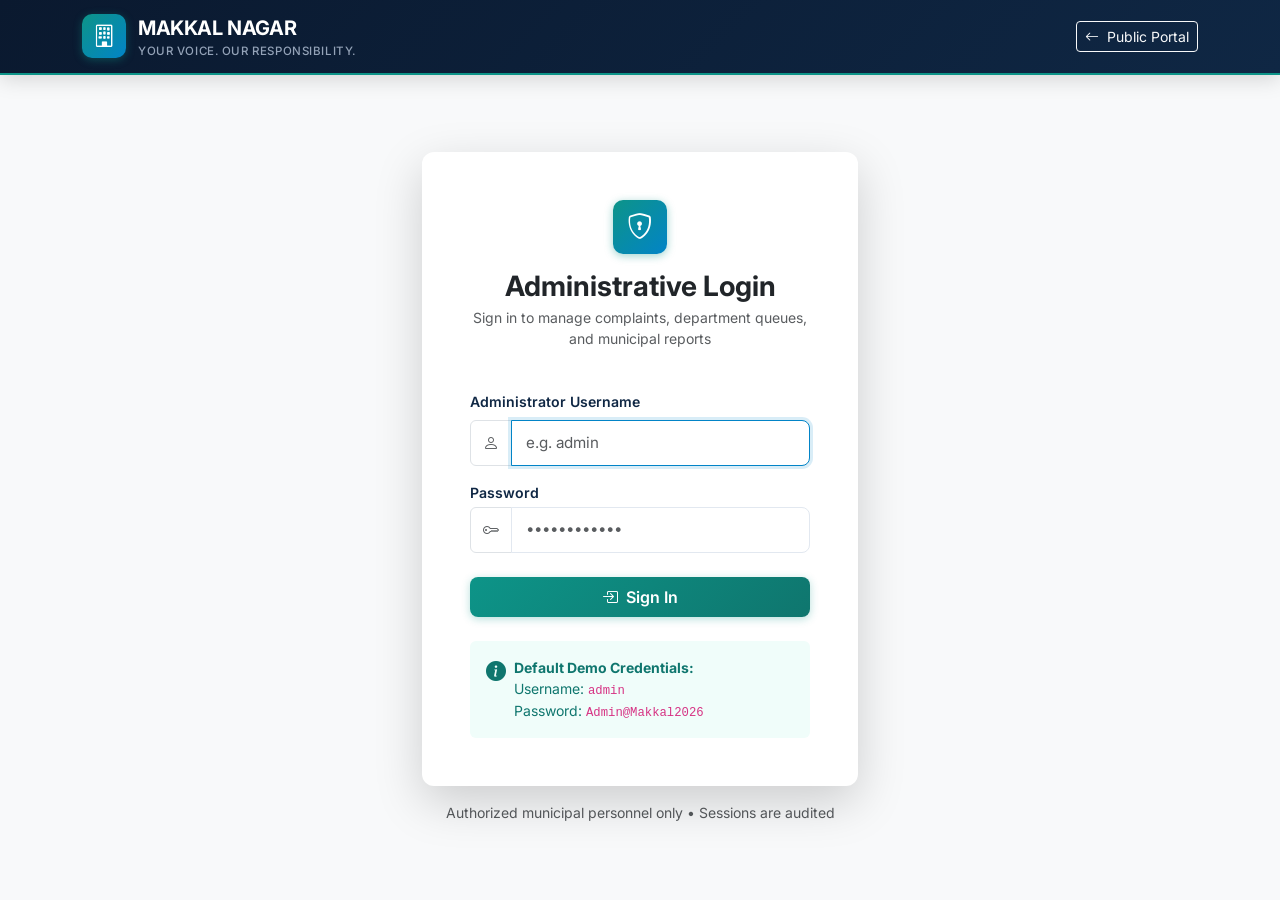
<file: frontend/login.html>
<!DOCTYPE html>
<html lang="en">
<head>
    <meta charset="UTF-8">
    <meta name="viewport" content="width=device-width, initial-scale=1.0">
    <title>Administrator Login — Makkal Nagar Municipal Corporation</title>
    <!-- Bootstrap 5 CSS & Icons -->
    <link href="https://cdn.jsdelivr.net/npm/bootstrap@5.3.3/dist/css/bootstrap.min.css" rel="stylesheet">
    <link href="https://cdn.jsdelivr.net/npm/bootstrap-icons@1.11.3/font/bootstrap-icons.min.css" rel="stylesheet">
    <link href="assets/css/style.css" rel="stylesheet">
</head>
<body class="bg-light">

    <!-- Civic Navigation -->
    <nav class="navbar navbar-expand-lg mn-navbar">
        <div class="container">
            <a class="mn-brand" href="index.html">
                <div class="mn-brand-logo">
                    <i class="bi bi-building"></i>
                </div>
                <div>
                    <div>MAKKAL NAGAR</div>
                    <span class="mn-brand-tagline">Your Voice. Our Responsibility.</span>
                </div>
            </a>
            <div class="ms-auto">
                <a href="index.html" class="btn btn-sm btn-outline-light">
                    <i class="bi bi-arrow-left me-1"></i> Public Portal
                </a>
            </div>
        </div>
    </nav>

    <main class="d-flex align-items-center justify-content-center py-5">
        <div class="container" style="max-width: 460px;">
            <div class="card shadow-lg border-0 p-4 p-md-5">
                <div class="text-center mb-4">
                    <div class="mn-brand-logo mx-auto mb-3" style="width: 54px; height: 54px; font-size: 1.6rem;">
                        <i class="bi bi-shield-lock"></i>
                    </div>
                    <h3 class="fw-bold mb-1">Administrative Login</h3>
                    <p class="text-muted small">Sign in to manage complaints, department queues, and municipal reports</p>
                </div>

                <div id="loginAlert"></div>

                <form id="loginForm" novalidate>
                    <div class="mb-3">
                        <label for="username" class="form-label">Administrator Username</label>
                        <div class="input-group">
                            <span class="input-group-text bg-white"><i class="bi bi-person text-muted"></i></span>
                            <input type="text" class="form-control" id="username" name="username" placeholder="e.g. admin" required autofocus>
                        </div>
                    </div>

                    <div class="mb-4">
                        <div class="d-flex justify-content-between align-items-center">
                            <label for="password" class="form-label mb-0">Password</label>
                        </div>
                        <div class="input-group mt-1">
                            <span class="input-group-text bg-white"><i class="bi bi-key text-muted"></i></span>
                            <input type="password" class="form-control" id="password" name="password" placeholder="••••••••••••" required>
                        </div>
                    </div>

                    <button type="submit" class="btn btn-teal w-100 py-2 fs-6 fw-semibold" id="btnLogin">
                        <span id="btnText"><i class="bi bi-box-arrow-in-right me-2"></i>Sign In</span>
                        <span id="btnSpinner" class="spinner-border spinner-border-sm d-none" role="status"></span>
                    </button>
                </form>

                <div class="alert alert-info mt-4 mb-0 small border-0 p-3" style="background-color: #f0fdfa; color: #0f766e;">
                    <div class="d-flex gap-2">
                        <i class="bi bi-info-circle-fill fs-5"></i>
                        <div>
                            <span class="fw-bold">Default Demo Credentials:</span><br>
                            Username: <code>admin</code><br>
                            Password: <code>Admin@Makkal2026</code>
                        </div>
                    </div>
                </div>
            </div>

            <div class="text-center mt-3 text-muted small">
                Authorized municipal personnel only &bull; Sessions are audited
            </div>
        </div>
    </main>

    <!-- Bootstrap 5 JS -->
    <script src="https://cdn.jsdelivr.net/npm/bootstrap@5.3.3/dist/js/bootstrap.bundle.min.js"></script>
    <script src="assets/js/app.js"></script>
    <script>
        document.addEventListener('DOMContentLoaded', async () => {
            // If already logged in, redirect to dashboard
            const user = await checkAdminAuth();
            if (user) {
                window.location.href = 'dashboard.html';
                return;
            }

            const loginForm = document.getElementById('loginForm');
            const btnLogin = document.getElementById('btnLogin');
            const btnText = document.getElementById('btnText');
            const btnSpinner = document.getElementById('btnSpinner');

            loginForm.addEventListener('submit', async (e) => {
                e.preventDefault();

                const username = document.getElementById('username').value.trim();
                const password = document.getElementById('password').value;

                if (!username || !password) {
                    showAlert('loginAlert', 'Please enter both username and password.', 'warning');
                    return;
                }

                // Loading State
                btnText.classList.add('d-none');
                btnSpinner.classList.remove('d-none');
                btnLogin.disabled = true;

                try {
                    const result = await apiFetch('/api/auth/login', {
                        method: 'POST',
                        body: { username, password }
                    });

                    // Success - redirect to dashboard or preserved destination
                    const redirectUrl = sessionStorage.getItem('redirect_after_login') || 'dashboard.html';
                    sessionStorage.removeItem('redirect_after_login');
                    window.location.href = redirectUrl;

                } catch (err) {
                    console.error('Login error:', err);
                    const msg = err.status === 401 ?
                        'Invalid username or password. Please verify your credentials.' :
                        (err.message || 'Server connection error. Please ensure the backend is running.');
                    showAlert('loginAlert', msg, 'danger');

                    btnText.classList.remove('d-none');
                    btnSpinner.classList.add('d-none');
                    btnLogin.disabled = false;
                }
            });
        });
    </script>
</body>
</html>
</file>
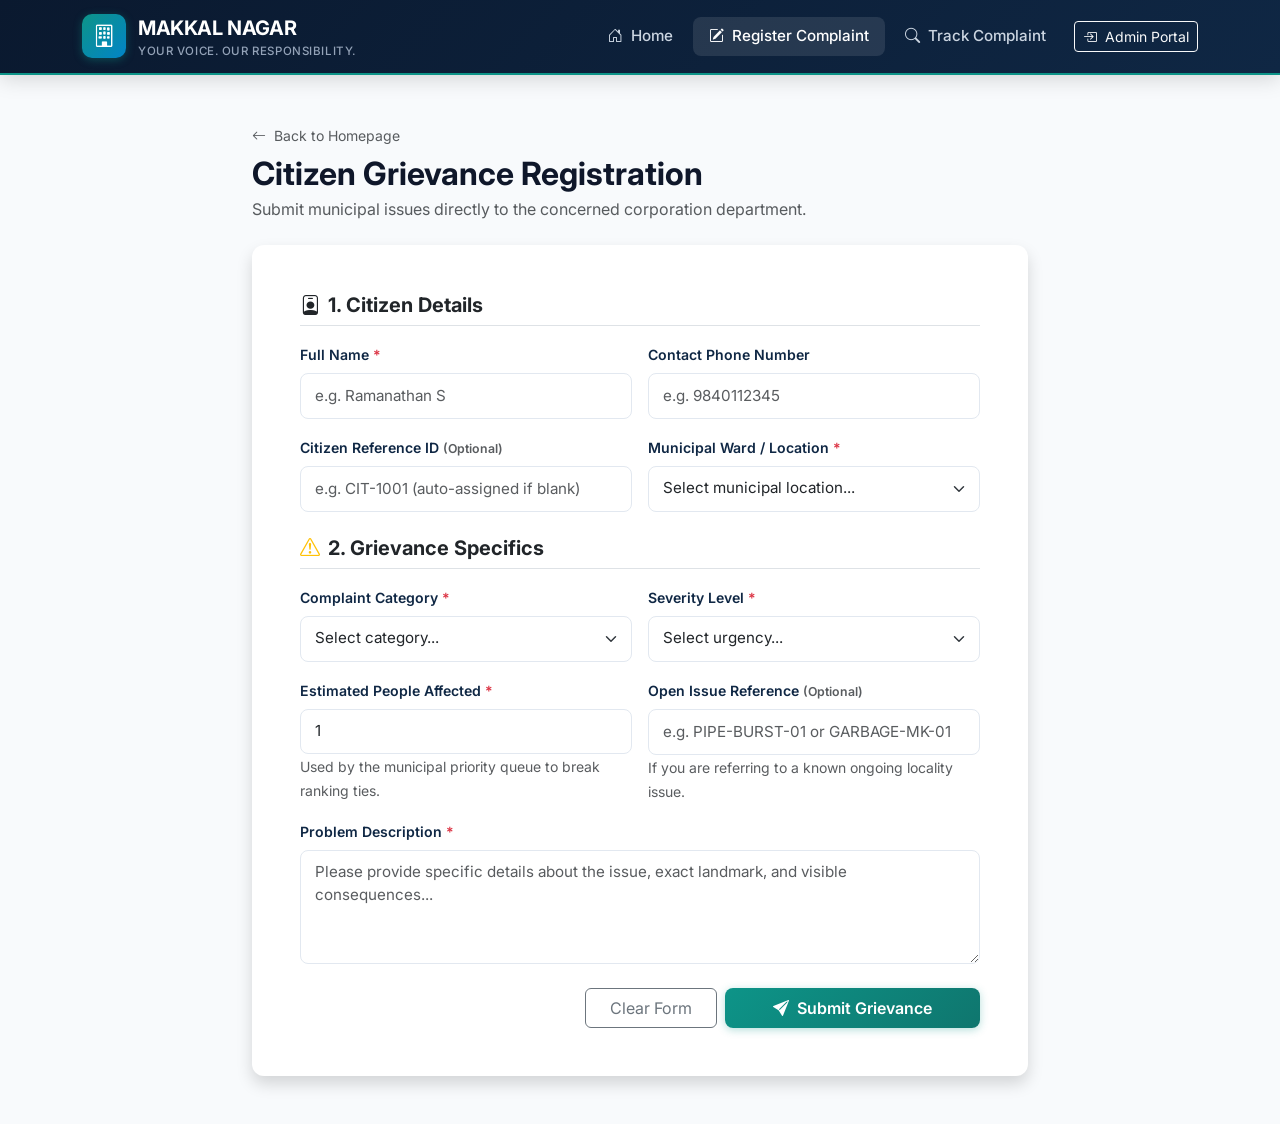
<file: frontend/register-complaint.html>
<!DOCTYPE html>
<html lang="en">
<head>
    <meta charset="UTF-8">
    <meta name="viewport" content="width=device-width, initial-scale=1.0">
    <title>Register Grievance — Makkal Nagar Municipal Corporation</title>
    <!-- Bootstrap 5 CSS & Icons -->
    <link href="https://cdn.jsdelivr.net/npm/bootstrap@5.3.3/dist/css/bootstrap.min.css" rel="stylesheet">
    <link href="https://cdn.jsdelivr.net/npm/bootstrap-icons@1.11.3/font/bootstrap-icons.min.css" rel="stylesheet">
    <link href="assets/css/style.css" rel="stylesheet">
</head>
<body>

    <!-- Civic Navigation -->
    <nav class="navbar navbar-expand-lg mn-navbar sticky-top">
        <div class="container">
            <a class="mn-brand" href="index.html">
                <div class="mn-brand-logo">
                    <i class="bi bi-building"></i>
                </div>
                <div>
                    <div>MAKKAL NAGAR</div>
                    <span class="mn-brand-tagline">Your Voice. Our Responsibility.</span>
                </div>
            </a>
            <button class="navbar-toggler text-white" type="button" data-bs-toggle="collapse" data-bs-target="#mnNav">
                <span class="navbar-toggler-icon"></span>
            </button>
            <div class="collapse navbar-collapse" id="mnNav">
                <ul class="navbar-nav ms-auto align-items-center gap-1">
                    <li class="nav-item"><a class="nav-link" href="index.html"><i class="bi bi-house-door me-1"></i> Home</a></li>
                    <li class="nav-item"><a class="nav-link active" href="register-complaint.html"><i class="bi bi-pencil-square me-1"></i> Register Complaint</a></li>
                    <li class="nav-item"><a class="nav-link" href="track-complaint.html"><i class="bi bi-search me-1"></i> Track Complaint</a></li>
                    <li class="nav-item ms-lg-2" id="navUserContainer">
                        <a href="login.html" class="btn btn-sm btn-outline-light">
                            <i class="bi bi-shield-lock me-1"></i> Official Portal
                        </a>
                    </li>
                </ul>
            </div>
        </div>
    </nav>

    <main class="py-5">
        <div class="container" style="max-width: 800px;">
            <div class="mb-4">
                <a href="index.html" class="text-decoration-none text-muted small"><i class="bi bi-arrow-left me-1"></i> Back to Homepage</a>
                <h2 class="fw-bold mt-2 mb-1">Citizen Grievance Registration</h2>
                <p class="text-muted">Submit municipal issues directly to the concerned corporation department.</p>
            </div>

            <div id="formAlert"></div>

            <div class="card p-4 p-md-5 border-0 shadow">
                <form id="complaintForm" novalidate>

                    <!-- Section 1: Citizen Profile -->
                    <h5 class="fw-bold text-navy mb-3 pb-2 border-bottom">
                        <i class="bi bi-person-badge text-teal me-2"></i>1. Citizen Details
                    </h5>
                    <div class="row g-3 mb-4">
                        <div class="col-md-6">
                            <label for="citizenName" class="form-label">Full Name <span class="text-danger">*</span></label>
                            <input type="text" class="form-control" id="citizenName" required placeholder="e.g. Ramanathan S">
                            <div class="invalid-feedback">Citizen name is required (min 2 characters).</div>
                        </div>
                        <div class="col-md-6">
                            <label for="phone" class="form-label">Contact Phone Number</label>
                            <input type="tel" class="form-control" id="phone" placeholder="e.g. 9840112345">
                        </div>
                        <div class="col-md-6">
                            <label for="citizenReference" class="form-label">Citizen Reference ID <small class="text-muted">(Optional)</small></label>
                            <input type="text" class="form-control" id="citizenReference" placeholder="e.g. CIT-1001 (auto-assigned if blank)">
                        </div>
                        <div class="col-md-6">
                            <label for="location" class="form-label">Municipal Ward / Location <span class="text-danger">*</span></label>
                            <select class="form-select" id="location" required>
                                <option value="" disabled selected>Select municipal location...</option>
                                <option value="Anna Nagar">Anna Nagar</option>
                                <option value="Gandhi Street">Gandhi Street</option>
                                <option value="Nehru Colony">Nehru Colony</option>
                                <option value="Lake View Road">Lake View Road</option>
                                <option value="Market Area">Market Area</option>
                            </select>
                            <div class="invalid-feedback">Please select a valid municipal location.</div>
                        </div>
                    </div>

                    <!-- Section 2: Grievance Specification -->
                    <h5 class="fw-bold text-navy mb-3 pb-2 border-bottom">
                        <i class="bi bi-exclamation-triangle text-warning me-2"></i>2. Grievance Specifics
                    </h5>
                    <div class="row g-3 mb-4">
                        <div class="col-md-6">
                            <label for="category" class="form-label">Complaint Category <span class="text-danger">*</span></label>
                            <select class="form-select" id="category" required>
                                <option value="" disabled selected>Select category...</option>
                                <option value="WATER">Water Supply (Water Supply Dept)</option>
                                <option value="ROAD">Roads and Potholes (Roads & Infra Dept)</option>
                                <option value="STREETLIGHT">Streetlights (Electrical Dept)</option>
                                <option value="WASTE">Waste Management (Sanitation Dept)</option>
                            </select>
                            <div class="invalid-feedback">Category selection is required.</div>
                        </div>
                        <div class="col-md-6">
                            <label for="severity" class="form-label">Severity Level <span class="text-danger">*</span></label>
                            <select class="form-select" id="severity" required>
                                <option value="" disabled selected>Select urgency...</option>
                                <option value="LOW">LOW — Minor maintenance or non-urgent defect</option>
                                <option value="MEDIUM">MEDIUM — Standard municipal repair needed</option>
                                <option value="HIGH">HIGH — Significant disruption / health risk</option>
                                <option value="CRITICAL">CRITICAL — Severe hazard / burst pipeline / electrocution risk</option>
                            </select>
                            <div class="invalid-feedback">Severity level is required.</div>
                        </div>
                        <div class="col-md-6">
                            <label for="affectedCount" class="form-label">Estimated People Affected <span class="text-danger">*</span></label>
                            <input type="number" class="form-control" id="affectedCount" min="1" value="1" required>
                            <small class="text-muted">Used by the municipal priority queue to break ranking ties.</small>
                            <div class="invalid-feedback">Number of affected people must be a positive integer (min 1).</div>
                        </div>
                        <div class="col-md-6">
                            <label for="openIssueRef" class="form-label">Open Issue Reference <small class="text-muted">(Optional)</small></label>
                            <input type="text" class="form-control" id="openIssueRef" placeholder="e.g. PIPE-BURST-01 or GARBAGE-MK-01">
                            <small class="text-muted">If you are referring to a known ongoing locality issue.</small>
                        </div>
                        <div class="col-12">
                            <label for="description" class="form-label">Problem Description <span class="text-danger">*</span></label>
                            <textarea class="form-control" id="description" rows="4" required minlength="10" placeholder="Please provide specific details about the issue, exact landmark, and visible consequences..."></textarea>
                            <div class="invalid-feedback">Please enter a detailed description of at least 10 characters.</div>
                        </div>
                    </div>

                    <div class="d-flex justify-content-end gap-2">
                        <button type="reset" class="btn btn-outline-secondary px-4">Clear Form</button>
                        <button type="submit" class="btn btn-teal px-5 py-2 fw-semibold" id="btnSubmit">
                            <span id="btnSubmitText"><i class="bi bi-send-fill me-2"></i>Submit Grievance</span>
                            <span id="btnSubmitSpinner" class="spinner-border spinner-border-sm d-none" role="status"></span>
                        </button>
                    </div>

                </form>
            </div>
        </div>
    </main>

    <!-- Success Modal -->
    <div class="modal fade" id="successModal" tabindex="-1" aria-hidden="true">
        <div class="modal-dialog modal-dialog-centered">
            <div class="modal-content border-0 shadow-lg">
                <div class="modal-header bg-teal text-white border-0">
                    <h5 class="modal-title fw-bold"><i class="bi bi-check-circle-fill me-2"></i>Grievance Registered Successfully</h5>
                    <button type="button" class="btn-close btn-close-white" data-bs-dismiss="modal" aria-label="Close"></button>
                </div>
                <div class="modal-body text-center p-4">
                    <div class="display-6 fw-bold text-navy mb-2" id="modalComplaintId">MN-2026-XXXX</div>
                    <p class="text-muted mb-3">Please preserve this unique Complaint ID to track progress.</p>

                    <div class="alert alert-light border text-start p-3 mb-3">
                        <div class="d-flex justify-content-between mb-1">
                            <span class="text-muted">Responsible Department:</span>
                            <span class="fw-bold" id="modalDepartment">—</span>
                        </div>
                        <div class="d-flex justify-content-between mb-1">
                            <span class="text-muted">Current Lifecycle Status:</span>
                            <span id="modalStatusBadge">—</span>
                        </div>
                        <div class="d-flex justify-content-between">
                            <span class="text-muted">Arrival Sequence Order:</span>
                            <span class="fw-bold" id="modalArrivalOrder">—</span>
                        </div>
                    </div>

                    <div class="d-flex justify-content-center gap-2 mt-4">
                        <a href="#" class="btn btn-primary" id="btnModalTrack"><i class="bi bi-search me-1"></i> Track Now</a>
                        <button type="button" class="btn btn-outline-secondary" data-bs-dismiss="modal">Close</button>
                    </div>
                </div>
            </div>
        </div>
    </div>

    <!-- Bootstrap 5 JS -->
    <script src="https://cdn.jsdelivr.net/npm/bootstrap@5.3.3/dist/js/bootstrap.bundle.min.js"></script>
    <script src="assets/js/app.js"></script>
    <script>
        document.addEventListener('DOMContentLoaded', async () => {
            const user = await checkAdminAuth();
            updateNavUserUI(user);

            // Pre-select category if passed in URL
            const urlParams = new URLSearchParams(window.location.search);
            const preCategory = urlParams.get('category');
            if (preCategory && document.getElementById('category').querySelector(`option[value="${preCategory}"]`)) {
                document.getElementById('category').value = preCategory;
            }

            const form = document.getElementById('complaintForm');
            const btnSubmit = document.getElementById('btnSubmit');
            const btnSubmitText = document.getElementById('btnSubmitText');
            const btnSubmitSpinner = document.getElementById('btnSubmitSpinner');
            const successModal = new bootstrap.Modal(document.getElementById('successModal'));

            form.addEventListener('submit', async (e) => {
                e.preventDefault();

                if (!form.checkValidity()) {
                    e.stopPropagation();
                    form.classList.add('was-validated');
                    return;
                }

                const payload = {
                    citizenName: document.getElementById('citizenName').value.trim(),
                    citizenReference: document.getElementById('citizenReference').value.trim() || null,
                    phone: document.getElementById('phone').value.trim() || null,
                    location: document.getElementById('location').value,
                    category: document.getElementById('category').value,
                    severity: document.getElementById('severity').value,
                    affectedCount: parseInt(document.getElementById('affectedCount').value, 10),
                    openIssueRef: document.getElementById('openIssueRef').value.trim() || null,
                    description: document.getElementById('description').value.trim()
                };

                // Loading
                btnSubmit.disabled = true;
                btnSubmitText.classList.add('d-none');
                btnSubmitSpinner.classList.remove('d-none');

                try {
                    const result = await apiFetch('/api/public/complaints', {
                        method: 'POST',
                        body: payload
                    });

                    // Success - Populate and show modal
                    document.getElementById('modalComplaintId').innerText = result.complaintId;
                    document.getElementById('modalDepartment').innerText = result.departmentName || 'Assigned';
                    document.getElementById('modalStatusBadge').innerHTML = getStatusBadge(result.status);
                    document.getElementById('modalArrivalOrder').innerText = `#${result.arrivalOrder}`;
                    document.getElementById('btnModalTrack').href = `track-complaint.html?id=${result.complaintId}`;

                    successModal.show();
                    form.reset();
                    form.classList.remove('was-validated');

                } catch (err) {
                    console.error('Registration failed:', err);
                    showAlert('formAlert', err.message || 'Failed to submit complaint. Please check your entries.', 'danger');
                } finally {
                    btnSubmit.disabled = false;
                    btnSubmitText.classList.remove('d-none');
                    btnSubmitSpinner.classList.add('d-none');
                }
            });
        });
    </script>
</body>
</html>
</file>
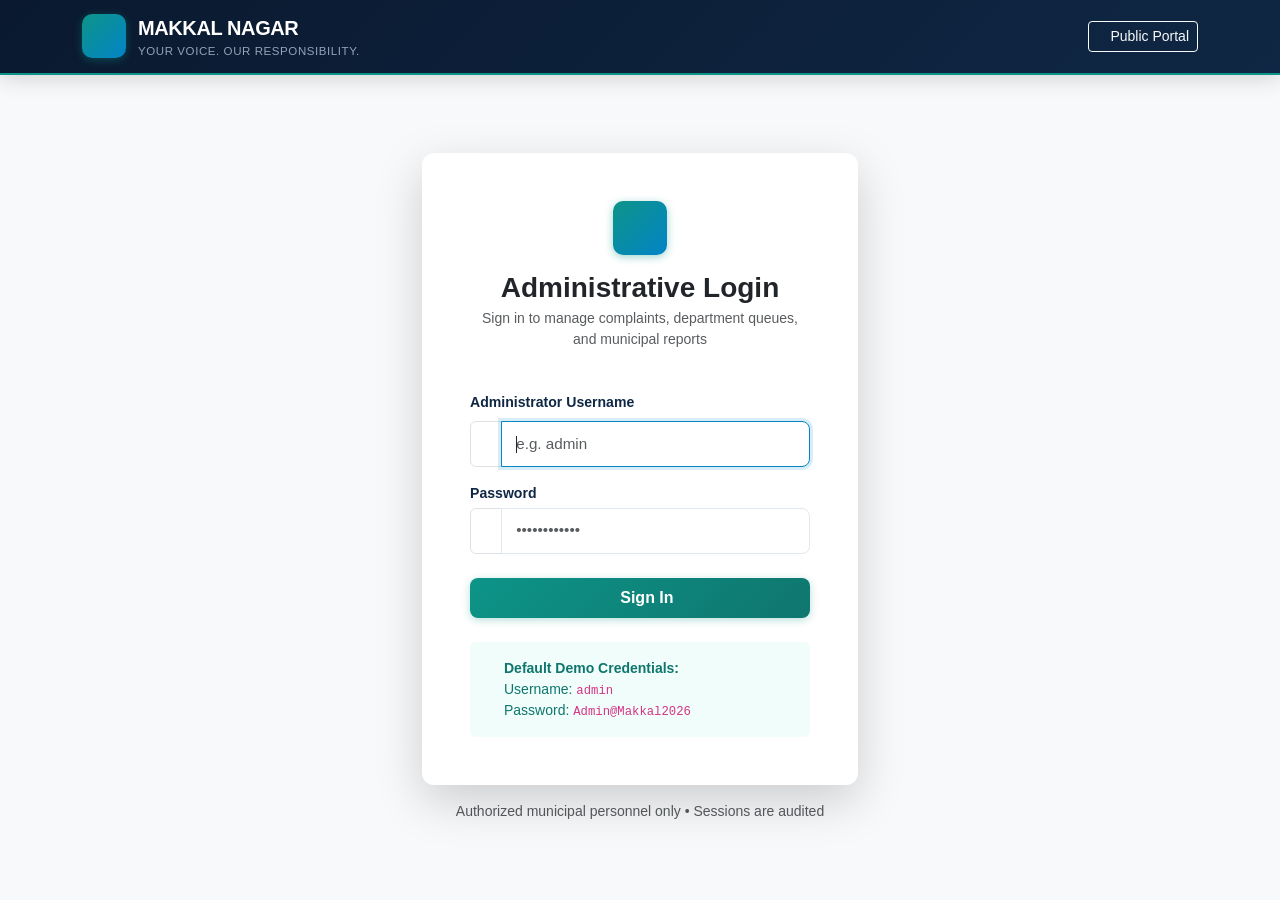
<file: frontend/reports.html>
<!DOCTYPE html>
<html lang="en">
<head>
    <meta charset="UTF-8">
    <meta name="viewport" content="width=device-width, initial-scale=1.0">
    <title>Municipal Analytics & Reports — Makkal Nagar Municipal Corporation</title>
    <!-- Bootstrap 5 CSS & Icons -->
    <link href="https://cdn.jsdelivr.net/npm/bootstrap@5.3.3/dist/css/bootstrap.min.css" rel="stylesheet">
    <link href="https://cdn.jsdelivr.net/npm/bootstrap-icons@1.11.3/font/bootstrap-icons.min.css" rel="stylesheet">
    <link href="assets/css/style.css" rel="stylesheet">
</head>
<body>

    <!-- Civic Navigation -->
    <nav class="navbar navbar-expand-lg mn-navbar sticky-top">
        <div class="container">
            <a class="mn-brand" href="dashboard.html">
                <div class="mn-brand-logo">
                    <i class="bi bi-building"></i>
                </div>
                <div>
                    <div>MAKKAL NAGAR</div>
                    <span class="mn-brand-tagline">Municipal Administration Portal</span>
                </div>
            </a>
            <button class="navbar-toggler text-white" type="button" data-bs-toggle="collapse" data-bs-target="#mnNav">
                <span class="navbar-toggler-icon"></span>
            </button>
            <div class="collapse navbar-collapse" id="mnNav">
                <ul class="navbar-nav me-auto ms-lg-3 gap-1">
                    <li class="nav-item"><a class="nav-link" href="dashboard.html"><i class="bi bi-speedometer2 me-1"></i> Dashboard</a></li>
                    <li class="nav-item"><a class="nav-link" href="complaints.html"><i class="bi bi-card-checklist me-1"></i> Complaints</a></li>
                    <li class="nav-item"><a class="nav-link" href="departments.html"><i class="bi bi-diagram-3 me-1"></i> Departments</a></li>
                    <li class="nav-item"><a class="nav-link active" href="reports.html"><i class="bi bi-graph-up me-1"></i> Reports</a></li>
                </ul>
                <div class="d-flex align-items-center gap-2" id="navUserContainer"></div>
            </div>
        </div>
    </nav>

    <main class="py-4">
        <div class="container">

            <div class="d-flex flex-wrap justify-content-between align-items-center mb-4 gap-3">
                <div>
                    <h2 class="fw-bold mb-1">Municipal Analytics & Auditing Reports</h2>
                    <p class="text-muted mb-0">Persistent MySQL query summaries, pending complaint aging, and CSV data export</p>
                </div>
                <div class="d-flex gap-2">
                    <button class="btn btn-outline-secondary btn-sm" onclick="loadAllReports()">
                        <i class="bi bi-arrow-clockwise me-1"></i> Refresh Data
                    </button>
                    <a href="http://localhost:8080/api/admin/reports/export.csv" class="btn btn-teal btn-sm" download="makkal-nagar-report.csv">
                        <i class="bi bi-file-earmark-spreadsheet me-1"></i> Download CSV Export
                    </a>
                </div>
            </div>

            <!-- Tab Navigation for Analytical Reports -->
            <ul class="nav nav-pills mb-4 gap-2 border-bottom pb-3" id="reportsTab" role="tablist">
                <li class="nav-item" role="presentation">
                    <button class="nav-link active fw-semibold" id="dept-tab" data-bs-toggle="pill" data-bs-target="#tabDept" type="button" role="tab">
                        <i class="bi bi-diagram-3 me-1"></i> Department Workload
                    </button>
                </li>
                <li class="nav-item" role="presentation">
                    <button class="nav-link fw-semibold" id="aging-tab" data-bs-toggle="pill" data-bs-target="#tabAging" type="button" role="tab">
                        <i class="bi bi-hourglass-split me-1"></i> Pending Complaint Age
                    </button>
                </li>
                <li class="nav-item" role="presentation">
                    <button class="nav-link fw-semibold" id="cat-tab" data-bs-toggle="pill" data-bs-target="#tabCat" type="button" role="tab">
                        <i class="bi bi-pie-chart me-1"></i> Categories
                    </button>
                </li>
                <li class="nav-item" role="presentation">
                    <button class="nav-link fw-semibold" id="status-tab" data-bs-toggle="pill" data-bs-target="#tabStatus" type="button" role="tab">
                        <i class="bi bi-check2-circle me-1"></i> Status Metrics
                    </button>
                </li>
                <li class="nav-item" role="presentation">
                    <button class="nav-link fw-semibold" id="time-tab" data-bs-toggle="pill" data-bs-target="#tabTime" type="button" role="tab">
                        <i class="bi bi-clock-history me-1"></i> Avg Resolution Times
                    </button>
                </li>
            </ul>

            <div class="tab-content" id="reportsTabContent">

                <!-- TAB 1: Department Workload & Utilization -->
                <div class="tab-pane fade show active" id="tabDept" role="tabpanel">
                    <div class="card border-0 shadow-sm">
                        <div class="card-header bg-white py-3">
                            <h5 class="fw-bold mb-0">Department Workload & Capacity Utilization (Sorted by Total Workload)</h5>
                        </div>
                        <div class="card-body p-0">
                            <div class="table-responsive">
                                <table class="table table-hover align-middle mb-0">
                                    <thead>
                                        <tr>
                                            <th>Department Name</th>
                                            <th>Capacity Limit</th>
                                            <th>Active Assignments</th>
                                            <th>Waiting Queue</th>
                                            <th>Resolved</th>
                                            <th>Total Handled</th>
                                            <th>Utilization %</th>
                                        </tr>
                                    </thead>
                                    <tbody id="tableDeptBody">
                                        <tr><td colspan="7" class="text-center py-4 text-muted"><div class="spinner-border spinner-border-sm text-teal"></div> Loading...</td></tr>
                                    </tbody>
                                </table>
                            </div>
                        </div>
                    </div>
                </div>

                <!-- TAB 2: Pending Complaint Aging -->
                <div class="tab-pane fade" id="tabAging" role="tabpanel">
                    <div class="card border-0 shadow-sm">
                        <div class="card-header bg-white py-3">
                            <h5 class="fw-bold mb-0">Pending Complaint Aging Analysis (Sorted Oldest Pending First)</h5>
                            <small class="text-muted">Calculates open issue duration to prevent neglected grievances</small>
                        </div>
                        <div class="card-body p-0">
                            <div class="table-responsive">
                                <table class="table table-hover align-middle mb-0">
                                    <thead>
                                        <tr>
                                            <th>Complaint ID</th>
                                            <th>Category</th>
                                            <th>Location</th>
                                            <th>Severity</th>
                                            <th>Status</th>
                                            <th>Department</th>
                                            <th>Age (Hours)</th>
                                            <th>Age (Days)</th>
                                            <th>Submitted At</th>
                                            <th>Action</th>
                                        </tr>
                                    </thead>
                                    <tbody id="tableAgingBody">
                                        <tr><td colspan="10" class="text-center py-4 text-muted"><div class="spinner-border spinner-border-sm text-teal"></div> Loading aging analytics...</td></tr>
                                    </tbody>
                                </table>
                            </div>
                        </div>
                    </div>
                </div>

                <!-- TAB 3: Category Distribution -->
                <div class="tab-pane fade" id="tabCat" role="tabpanel">
                    <div class="card border-0 shadow-sm">
                        <div class="card-header bg-white py-3">
                            <h5 class="fw-bold mb-0">Category Distribution & Resolution Efficiency</h5>
                        </div>
                        <div class="card-body p-0">
                            <div class="table-responsive">
                                <table class="table table-hover align-middle mb-0">
                                    <thead>
                                        <tr>
                                            <th>Category</th>
                                            <th>Total Submitted</th>
                                            <th>Pending / Open</th>
                                            <th>Resolved</th>
                                            <th>Resolution Rate</th>
                                        </tr>
                                    </thead>
                                    <tbody id="tableCatBody">
                                        <tr><td colspan="5" class="text-center py-4 text-muted"><div class="spinner-border spinner-border-sm text-teal"></div> Loading...</td></tr>
                                    </tbody>
                                </table>
                            </div>
                        </div>
                    </div>
                </div>

                <!-- TAB 4: Status Metrics -->
                <div class="tab-pane fade" id="tabStatus" role="tabpanel">
                    <div class="card border-0 shadow-sm">
                        <div class="card-header bg-white py-3">
                            <h5 class="fw-bold mb-0">Lifecycle Status Breakdown</h5>
                        </div>
                        <div class="card-body p-0">
                            <div class="table-responsive">
                                <table class="table table-hover align-middle mb-0">
                                    <thead>
                                        <tr>
                                            <th>Status</th>
                                            <th>Complaint Count</th>
                                            <th>Share of Total</th>
                                        </tr>
                                    </thead>
                                    <tbody id="tableStatusBody">
                                        <tr><td colspan="3" class="text-center py-4 text-muted"><div class="spinner-border spinner-border-sm text-teal"></div> Loading...</td></tr>
                                    </tbody>
                                </table>
                            </div>
                        </div>
                    </div>
                </div>

                <!-- TAB 5: Average Resolution Time -->
                <div class="tab-pane fade" id="tabTime" role="tabpanel">
                    <div class="card border-0 shadow-sm">
                        <div class="card-header bg-white py-3">
                            <h5 class="fw-bold mb-0">Average Resolution Time by Category</h5>
                            <small class="text-muted">Calculated from creation timestamp to engineer completion timestamp in MySQL</small>
                        </div>
                        <div class="card-body p-0">
                            <div class="table-responsive">
                                <table class="table table-hover align-middle mb-0">
                                    <thead>
                                        <tr>
                                            <th>Category</th>
                                            <th>Resolved Sample Size</th>
                                            <th>Avg Resolution Hours</th>
                                            <th>Avg Resolution Days</th>
                                        </tr>
                                    </thead>
                                    <tbody id="tableTimeBody">
                                        <tr><td colspan="4" class="text-center py-4 text-muted"><div class="spinner-border spinner-border-sm text-teal"></div> Loading...</td></tr>
                                    </tbody>
                                </table>
                            </div>
                        </div>
                    </div>
                </div>

            </div>

        </div>
    </main>

    <!-- Bootstrap 5 JS -->
    <script src="https://cdn.jsdelivr.net/npm/bootstrap@5.3.3/dist/js/bootstrap.bundle.min.js"></script>
    <script src="assets/js/app.js"></script>
    <script>
        document.addEventListener('DOMContentLoaded', async () => {
            const user = await requireAdminAuth();
            if (user) {
                loadAllReports();
            }
        });

        async function loadAllReports() {
            loadDepartmentReport();
            loadAgingReport();
            loadCategoryReport();
            loadStatusReport();
            loadResolutionTimeReport();
        }

        async function loadDepartmentReport() {
            try {
                const data = await apiFetch('/api/admin/reports/departments');
                const tbody = document.getElementById('tableDeptBody');
                if (!data || data.length === 0) {
                    tbody.innerHTML = '<tr><td colspan="7" class="text-center py-4 text-muted">No data.</td></tr>';
                    return;
                }
                tbody.innerHTML = data.map(r => `
                    <tr>
                        <td class="fw-bold text-navy">${escapeHtml(r.departmentName)}</td>
                        <td>${r.capacity} slots</td>
                        <td><span class="badge bg-light text-primary border">${r.activeAssignments} active</span></td>
                        <td><span class="badge bg-light text-warning border">${r.waitingComplaints} waiting</span></td>
                        <td><span class="badge bg-light text-success border">${r.resolvedComplaints} resolved</span></td>
                        <td class="fw-bold">${r.totalComplaints}</td>
                        <td>
                            <div class="d-flex align-items-center gap-2">
                                <div class="progress flex-grow-1" style="height: 6px;">
                                    <div class="progress-bar ${r.utilizationPercentage >= 100 ? 'bg-danger' : 'bg-teal'}" style="width: ${Math.min(100, r.utilizationPercentage)}%"></div>
                                </div>
                                <small class="fw-bold">${r.utilizationPercentage}%</small>
                            </div>
                        </td>
                    </tr>
                `).join('');
            } catch (err) {
                console.warn(err);
            }
        }

        async function loadAgingReport() {
            try {
                const data = await apiFetch('/api/admin/reports/pending-age');
                const tbody = document.getElementById('tableAgingBody');
                if (!data || data.length === 0) {
                    tbody.innerHTML = '<tr><td colspan="10" class="text-center py-4 text-success"><i class="bi bi-check-circle me-1"></i> No pending grievances! All complaints resolved.</td></tr>';
                    return;
                }
                tbody.innerHTML = data.map(r => `
                    <tr>
                        <td class="fw-bold">${escapeHtml(r.complaintId)}</td>
                        <td>${escapeHtml(r.category)}</td>
                        <td>${escapeHtml(r.location)}</td>
                        <td>${getSeverityBadge(r.severity)}</td>
                        <td><span class="badge bg-light text-dark border">${escapeHtml(r.status)}</span></td>
                        <td><small class="text-muted">${escapeHtml(r.department)}</small></td>
                        <td class="fw-bold text-danger">${r.ageHours} hrs</td>
                        <td>${r.ageDays} days</td>
                        <td><small class="text-muted">${r.createdDate}</small></td>
                        <td><a href="complaint-details.html?id=${r.complaintId}" class="btn btn-sm btn-outline-teal py-0 px-2">Inspect</a></td>
                    </tr>
                `).join('');
            } catch (err) {
                console.warn(err);
            }
        }

        async function loadCategoryReport() {
            try {
                const data = await apiFetch('/api/admin/reports/categories');
                const tbody = document.getElementById('tableCatBody');
                tbody.innerHTML = data.map(r => `
                    <tr>
                        <td class="fw-bold">${escapeHtml(r.displayName)}</td>
                        <td>${r.total}</td>
                        <td><span class="badge bg-light text-warning border">${r.pending}</span></td>
                        <td><span class="badge bg-light text-success border">${r.resolved}</span></td>
                        <td>
                            <div class="d-flex align-items-center gap-2">
                                <div class="progress flex-grow-1" style="height: 6px;">
                                    <div class="progress-bar bg-success" style="width: ${r.resolutionRate}%"></div>
                                </div>
                                <small class="fw-bold">${r.resolutionRate}%</small>
                            </div>
                        </td>
                    </tr>
                `).join('');
            } catch (err) {
                console.warn(err);
            }
        }

        async function loadStatusReport() {
            try {
                const data = await apiFetch('/api/admin/reports/status');
                const tbody = document.getElementById('tableStatusBody');
                tbody.innerHTML = data.map(r => `
                    <tr>
                        <td>${getStatusBadge(r.status)}</td>
                        <td class="fw-bold fs-6">${r.count}</td>
                        <td><span class="badge bg-light text-dark border">${r.percentage}%</span></td>
                    </tr>
                `).join('');
            } catch (err) {
                console.warn(err);
            }
        }

        async function loadResolutionTimeReport() {
            try {
                const data = await apiFetch('/api/admin/reports/resolution-time');
                const tbody = document.getElementById('tableTimeBody');
                tbody.innerHTML = data.map(r => `
                    <tr>
                        <td class="fw-bold text-navy">${escapeHtml(r.displayName)}</td>
                        <td>${r.resolvedCount} closed cases</td>
                        <td class="fw-bold text-primary">${r.avgResolutionHours} hours</td>
                        <td><span class="badge bg-light text-dark border">${r.avgResolutionDays} days</span></td>
                    </tr>
                `).join('');
            } catch (err) {
                console.warn(err);
            }
        }
    </script>
</body>
</html>
</file>
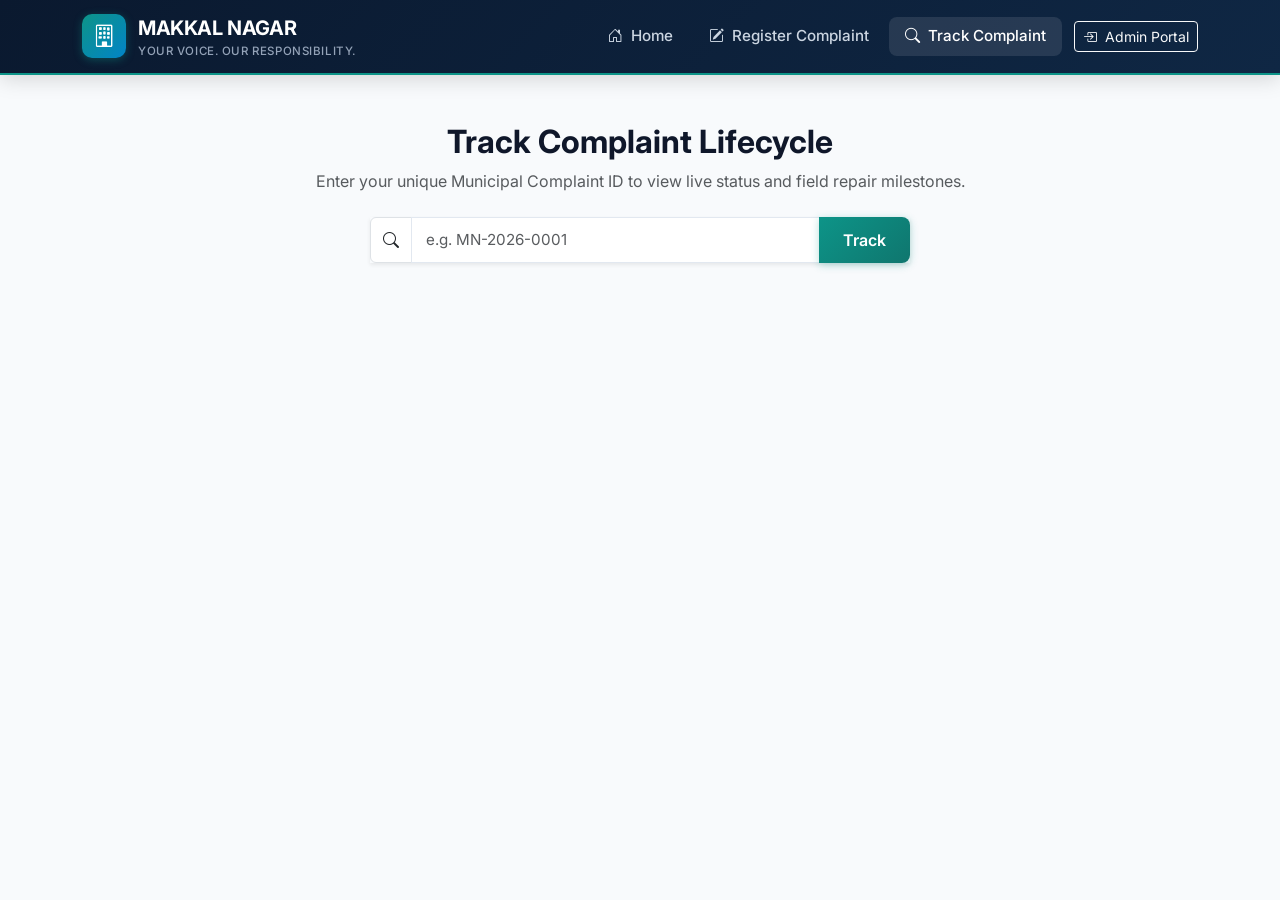
<file: frontend/track-complaint.html>
<!DOCTYPE html>
<html lang="en">
<head>
    <meta charset="UTF-8">
    <meta name="viewport" content="width=device-width, initial-scale=1.0">
    <title>Track Grievance Status — Makkal Nagar Municipal Corporation</title>
    <!-- Bootstrap 5 CSS & Icons -->
    <link href="https://cdn.jsdelivr.net/npm/bootstrap@5.3.3/dist/css/bootstrap.min.css" rel="stylesheet">
    <link href="https://cdn.jsdelivr.net/npm/bootstrap-icons@1.11.3/font/bootstrap-icons.min.css" rel="stylesheet">
    <link href="assets/css/style.css" rel="stylesheet">
</head>
<body>

    <!-- Civic Navigation -->
    <nav class="navbar navbar-expand-lg mn-navbar sticky-top">
        <div class="container">
            <a class="mn-brand" href="index.html">
                <div class="mn-brand-logo">
                    <i class="bi bi-building"></i>
                </div>
                <div>
                    <div>MAKKAL NAGAR</div>
                    <span class="mn-brand-tagline">Your Voice. Our Responsibility.</span>
                </div>
            </a>
            <button class="navbar-toggler text-white" type="button" data-bs-toggle="collapse" data-bs-target="#mnNav">
                <span class="navbar-toggler-icon"></span>
            </button>
            <div class="collapse navbar-collapse" id="mnNav">
                <ul class="navbar-nav ms-auto align-items-center gap-1">
                    <li class="nav-item"><a class="nav-link" href="index.html"><i class="bi bi-house-door me-1"></i> Home</a></li>
                    <li class="nav-item"><a class="nav-link" href="register-complaint.html"><i class="bi bi-pencil-square me-1"></i> Register Complaint</a></li>
                    <li class="nav-item"><a class="nav-link active" href="track-complaint.html"><i class="bi bi-search me-1"></i> Track Complaint</a></li>
                    <li class="nav-item ms-lg-2" id="navUserContainer">
                        <a href="login.html" class="btn btn-sm btn-outline-light">
                            <i class="bi bi-shield-lock me-1"></i> Official Portal
                        </a>
                    </li>
                </ul>
            </div>
        </div>
    </nav>

    <main class="py-5">
        <div class="container" style="max-width: 850px;">
            <div class="text-center mb-5">
                <h2 class="fw-bold mb-2">Track Complaint Lifecycle</h2>
                <p class="text-muted">Enter your unique Municipal Complaint ID to view live status and field repair milestones.</p>

                <!-- Search Box -->
                <form id="trackForm" class="d-flex justify-content-center gap-2 mx-auto mt-4" style="max-width: 540px;">
                    <div class="input-group shadow-sm">
                        <span class="input-group-text bg-white"><i class="bi bi-search text-teal"></i></span>
                        <input type="text" class="form-control form-control-lg" id="complaintIdInput" placeholder="e.g. MN-2026-0001" required>
                        <button type="submit" class="btn btn-teal px-4 fw-semibold" id="btnTrack">
                            <span id="btnTrackText">Track</span>
                            <span id="btnTrackSpinner" class="spinner-border spinner-border-sm d-none" role="status"></span>
                        </button>
                    </div>
                </form>
            </div>

            <div id="trackAlert"></div>

            <!-- Tracking Result Container -->
            <div id="resultCard" class="card border-0 shadow-lg p-4 p-md-5 d-none">
                <div class="d-flex flex-wrap justify-content-between align-items-center pb-3 mb-4 border-bottom gap-2">
                    <div>
                        <span class="text-muted small">Municipal Grievance ID</span>
                        <h3 class="fw-bold text-navy mb-0" id="resComplaintId">—</h3>
                    </div>
                    <div class="text-end">
                        <span class="text-muted small d-block mb-1">Current State</span>
                        <span id="resStatusBadge" class="fs-6">—</span>
                    </div>
                </div>

                <!-- 4-Step Progress Indicator -->
                <div class="mb-5 px-md-3">
                    <div class="d-flex justify-content-between text-center position-relative">
                        <div style="flex:1;">
                            <div class="rounded-circle mx-auto mb-2 d-flex align-items-center justify-content-center text-white" id="step1Circle" style="width:36px; height:36px; background-color: var(--mn-teal);">
                                <i class="bi bi-check"></i>
                            </div>
                            <small class="fw-semibold d-block">1. Registered</small>
                        </div>
                        <div style="flex:1;">
                            <div class="rounded-circle mx-auto mb-2 d-flex align-items-center justify-content-center text-white" id="step2Circle" style="width:36px; height:36px; background-color: #cbd5e1;">
                                <i class="bi bi-person-gear"></i>
                            </div>
                            <small class="fw-semibold d-block">2. Assigned</small>
                        </div>
                        <div style="flex:1;">
                            <div class="rounded-circle mx-auto mb-2 d-flex align-items-center justify-content-center text-white" id="step3Circle" style="width:36px; height:36px; background-color: #cbd5e1;">
                                <i class="bi bi-tools"></i>
                            </div>
                            <small class="fw-semibold d-block">3. In Progress</small>
                        </div>
                        <div style="flex:1;">
                            <div class="rounded-circle mx-auto mb-2 d-flex align-items-center justify-content-center text-white" id="step4Circle" style="width:36px; height:36px; background-color: #cbd5e1;">
                                <i class="bi bi-check-all"></i>
                            </div>
                            <small class="fw-semibold d-block">4. Resolved</small>
                        </div>
                    </div>
                </div>

                <!-- Complaint Core Overview -->
                <div class="row g-3 mb-4 p-3 bg-light rounded-3">
                    <div class="col-sm-6 col-md-3">
                        <small class="text-muted d-block">Category</small>
                        <span class="fw-semibold" id="resCategory">—</span>
                    </div>
                    <div class="col-sm-6 col-md-3">
                        <small class="text-muted d-block">Location Zone</small>
                        <span class="fw-semibold" id="resLocation">—</span>
                    </div>
                    <div class="col-sm-6 col-md-3">
                        <small class="text-muted d-block">Assigned Department</small>
                        <span class="fw-semibold text-primary" id="resDepartment">—</span>
                    </div>
                    <div class="col-sm-6 col-md-3">
                        <small class="text-muted d-block">Submission Date</small>
                        <span class="fw-semibold" id="resDate">—</span>
                    </div>
                </div>

                <!-- Resolution Information (If Resolved) -->
                <div id="resolutionBox" class="alert alert-success d-none mb-4">
                    <h6 class="fw-bold mb-1"><i class="bi bi-check2-circle me-2"></i>Field Resolution Completed</h6>
                    <p class="mb-2" id="resNotes">—</p>
                    <small class="text-muted">Resolved on: <span id="resResolvedDate" class="fw-semibold">—</span></small>
                </div>

                <!-- Public Status Timeline -->
                <h5 class="fw-bold mb-3"><i class="bi bi-clock-history text-teal me-2"></i>Public Status History</h5>
                <div class="timeline mt-3" id="timelineContainer"></div>

            </div>
        </div>
    </main>

    <!-- Bootstrap 5 JS -->
    <script src="https://cdn.jsdelivr.net/npm/bootstrap@5.3.3/dist/js/bootstrap.bundle.min.js"></script>
    <script src="assets/js/app.js"></script>
    <script>
        document.addEventListener('DOMContentLoaded', async () => {
            const user = await checkAdminAuth();
            updateNavUserUI(user);

            const form = document.getElementById('trackForm');
            const input = document.getElementById('complaintIdInput');

            // Auto-search if ID is in URL query parameters
            const urlParams = new URLSearchParams(window.location.search);
            const queryId = urlParams.get('id');
            if (queryId) {
                input.value = queryId;
                performTracking(queryId);
            }

            form.addEventListener('submit', (e) => {
                e.preventDefault();
                const id = input.value.trim();
                if (id) {
                    performTracking(id);
                }
            });
        });

        async function performTracking(complaintId) {
            const btnText = document.getElementById('btnTrackText');
            const btnSpinner = document.getElementById('btnTrackSpinner');
            const resultCard = document.getElementById('resultCard');

            btnText.classList.add('d-none');
            btnSpinner.classList.remove('d-none');
            document.getElementById('trackAlert').innerHTML = '';
            resultCard.classList.add('d-none');

            try {
                const data = await apiFetch(`/api/public/complaints/${encodeURIComponent(complaintId)}/track`);

                // Populate Fields
                document.getElementById('resComplaintId').innerText = data.complaintId;
                document.getElementById('resStatusBadge').innerHTML = getStatusBadge(data.status);
                document.getElementById('resCategory').innerText = data.category;
                document.getElementById('resLocation').innerText = data.location;
                document.getElementById('resDepartment').innerText = data.assignedDepartment;
                document.getElementById('resDate').innerText = formatDate(data.registrationDate);

                // Update Step indicators
                updateStepCircles(data.status);

                // Resolution Box
                const resBox = document.getElementById('resolutionBox');
                if (data.status === 'RESOLVED') {
                    resBox.classList.remove('d-none');
                    document.getElementById('resNotes').innerText = data.resolutionNotes || 'Grievance inspected and closed by municipal engineer.';
                    document.getElementById('resResolvedDate').innerText = formatDate(data.resolutionDate);
                } else {
                    resBox.classList.add('d-none');
                }

                // Render Timeline
                renderTimeline(data.statusTimeline);

                resultCard.classList.remove('d-none');

            } catch (err) {
                showAlert('trackAlert', err.message || `No grievance found with ID "${complaintId}". Please verify your reference.`, 'warning');
            } finally {
                btnText.classList.remove('d-none');
                btnSpinner.classList.add('d-none');
            }
        }

        function updateStepCircles(status) {
            const c1 = document.getElementById('step1Circle');
            const c2 = document.getElementById('step2Circle');
            const c3 = document.getElementById('step3Circle');
            const c4 = document.getElementById('step4Circle');

            const teal = 'var(--mn-teal)';
            const gray = '#cbd5e1';

            c1.style.backgroundColor = teal;
            c2.style.backgroundColor = (status === 'ASSIGNED' || status === 'IN_PROGRESS' || status === 'RESOLVED') ? teal : gray;
            c3.style.backgroundColor = (status === 'IN_PROGRESS' || status === 'RESOLVED') ? teal : gray;
            c4.style.backgroundColor = (status === 'RESOLVED') ? 'var(--mn-success)' : gray;
        }

        function renderTimeline(events) {
            const container = document.getElementById('timelineContainer');
            if (!events || events.length === 0) {
                container.innerHTML = '<p class="text-muted small">No status changes recorded yet.</p>';
                return;
            }

            container.innerHTML = events.map((ev, idx) => `
                <div class="timeline-item ${idx === events.length - 1 ? 'active' : ''}">
                    <div class="d-flex justify-content-between align-items-center mb-1">
                        <span class="fw-bold">${escapeHtml(ev.statusDisplayName)}</span>
                        <span class="timeline-time">${formatDate(ev.timestamp)}</span>
                    </div>
                    <p class="text-muted small mb-0">${escapeHtml(ev.publicRemark || 'Status update logged')}</p>
                </div>
            `).join('');
        }
    </script>
</body>
</html>
</file>
<file: frontend/assets/css/style.css>
/* Makkal Nagar Municipal Corporation Design System
   Civic Professional Style - Modern Navy & Teal Palette */

@import url('https://fonts.googleapis.com/css2?family=Inter:wght@300;400;500;600;700;800&display=swap');

:root {
    --mn-navy-dark: #0a192f;
    --mn-navy: #0f2744;
    --mn-navy-light: #1e3a5f;
    --mn-blue: #0284c7;
    --mn-teal: #0d9488;
    --mn-teal-light: #14b8a6;
    --mn-accent: #38bdf8;
    --mn-bg: #f8fafc;
    --mn-card-bg: #ffffff;
    --mn-text-main: #0f172a;
    --mn-text-muted: #64748b;
    --mn-border: #e2e8f0;
    --mn-success: #10b981;
    --mn-warning: #f59e0b;
    --mn-danger: #ef4444;
    --mn-info: #3b82f6;
    --mn-radius: 12px;
    --mn-shadow-sm: 0 1px 3px rgba(0,0,0,0.08);
    --mn-shadow: 0 4px 14px rgba(15, 39, 68, 0.08);
    --mn-shadow-lg: 0 10px 30px rgba(15, 39, 68, 0.12);
}

* {
    box-sizing: border-box;
}

body {
    font-family: 'Inter', -apple-system, BlinkMacSystemFont, 'Segoe UI', Roboto, sans-serif;
    background-color: var(--mn-bg);
    color: var(--mn-text-main);
    min-height: 100vh;
    display: flex;
    flex-direction: column;
    margin: 0;
}

main {
    flex: 1;
}

/* Civic Navbar */
.mn-navbar {
    background: linear-gradient(135deg, var(--mn-navy-dark) 0%, var(--mn-navy) 100%);
    box-shadow: 0 4px 20px rgba(0, 0, 0, 0.15);
    padding: 0.8rem 0;
    border-bottom: 2px solid var(--mn-teal);
}

.mn-brand {
    display: flex;
    align-items: center;
    gap: 12px;
    color: #ffffff !important;
    text-decoration: none;
    font-weight: 700;
    font-size: 1.25rem;
    letter-spacing: -0.02em;
}

.mn-brand-logo {
    width: 44px;
    height: 44px;
    background: linear-gradient(135deg, var(--mn-teal) 0%, var(--mn-blue) 100%);
    border-radius: 10px;
    display: flex;
    align-items: center;
    justify-content: center;
    color: #ffffff;
    font-size: 1.4rem;
    box-shadow: 0 2px 8px rgba(13, 148, 136, 0.4);
}

.mn-brand-tagline {
    font-size: 0.72rem;
    color: #94a3b8;
    display: block;
    font-weight: 500;
    letter-spacing: 0.05em;
    text-transform: uppercase;
}

.navbar-nav .nav-link {
    color: #cbd5e1 !important;
    font-weight: 500;
    font-size: 0.95rem;
    padding: 0.5rem 1rem !important;
    border-radius: 8px;
    transition: all 0.2s ease;
}

.navbar-nav .nav-link:hover,
.navbar-nav .nav-link.active {
    color: #ffffff !important;
    background-color: rgba(255, 255, 255, 0.1);
}

.nav-link.admin-link {
    background-color: rgba(13, 148, 136, 0.2);
    border: 1px solid rgba(13, 148, 136, 0.4);
    color: #38bdf8 !important;
}

/* Hero Section */
.mn-hero {
    background: linear-gradient(135deg, var(--mn-navy) 0%, var(--mn-navy-dark) 100%);
    color: #ffffff;
    padding: 5rem 0 4.5rem;
    position: relative;
    overflow: hidden;
    border-bottom: 1px solid var(--mn-border);
}

.mn-hero::before {
    content: '';
    position: absolute;
    top: -50%;
    right: -20%;
    width: 600px;
    height: 600px;
    background: radial-gradient(circle, rgba(13, 148, 136, 0.15) 0%, transparent 70%);
    border-radius: 50%;
}

.mn-hero-title {
    font-size: 2.8rem;
    font-weight: 800;
    line-height: 1.15;
    letter-spacing: -0.03em;
    margin-bottom: 1.25rem;
}

.mn-hero-lead {
    font-size: 1.2rem;
    color: #cbd5e1;
    margin-bottom: 2rem;
    max-width: 680px;
    line-height: 1.6;
}

/* Municipal Cards */
.card {
    background-color: var(--mn-card-bg);
    border: 1px solid var(--mn-border);
    border-radius: var(--mn-radius);
    box-shadow: var(--mn-shadow);
    transition: transform 0.2s ease, box-shadow 0.2s ease;
}

.card:hover {
    box-shadow: var(--mn-shadow-lg);
}

.card-header {
    background-color: #ffffff;
    border-bottom: 1px solid var(--mn-border);
    font-weight: 600;
    padding: 1rem 1.25rem;
}

/* Stat Counter Card */
.stat-card {
    border-radius: var(--mn-radius);
    padding: 1.5rem;
    position: relative;
    overflow: hidden;
    border: 1px solid var(--mn-border);
    background: #ffffff;
}

.stat-card::after {
    content: '';
    position: absolute;
    top: 0;
    left: 0;
    width: 4px;
    height: 100%;
}

.stat-card.stat-primary::after { background-color: var(--mn-blue); }
.stat-card.stat-warning::after { background-color: var(--mn-warning); }
.stat-card.stat-success::after { background-color: var(--mn-success); }
.stat-card.stat-danger::after { background-color: var(--mn-danger); }
.stat-card.stat-teal::after { background-color: var(--mn-teal); }

.stat-card-label {
    font-size: 0.82rem;
    font-weight: 600;
    color: var(--mn-text-muted);
    text-transform: uppercase;
    letter-spacing: 0.05em;
    margin-bottom: 0.5rem;
}

.stat-card-value {
    font-size: 2.2rem;
    font-weight: 800;
    color: var(--mn-text-main);
    line-height: 1;
}

.stat-card-icon {
    position: absolute;
    right: 1.25rem;
    top: 1.5rem;
    width: 44px;
    height: 44px;
    border-radius: 10px;
    display: flex;
    align-items: center;
    justify-content: center;
    font-size: 1.3rem;
}

/* Category Badges */
.badge-category-WATER {
    background-color: #e0f2fe;
    color: #0369a1;
    border: 1px solid #bae6fd;
}

.badge-category-ROAD {
    background-color: #fef3c7;
    color: #92400e;
    border: 1px solid #fde68a;
}

.badge-category-STREETLIGHT {
    background-color: #fef9c3;
    color: #854d0e;
    border: 1px solid #fef08a;
}

.badge-category-WASTE {
    background-color: #ccfbf1;
    color: #115e59;
    border: 1px solid #99f6e4;
}

/* Severity Badges */
.badge-severity-CRITICAL {
    background-color: #fee2e2;
    color: #991b1b;
    border: 1px solid #fecaca;
    font-weight: 700;
}

.badge-severity-HIGH {
    background-color: #ffedd5;
    color: #9a3412;
    border: 1px solid #fed7aa;
}

.badge-severity-MEDIUM {
    background-color: #e0e7ff;
    color: #3730a3;
    border: 1px solid #c7d2fe;
}

.badge-severity-LOW {
    background-color: #f1f5f9;
    color: #475569;
    border: 1px solid #e2e8f0;
}

/* Status Badges */
.badge-status-REGISTERED {
    background-color: #fef3c7;
    color: #b45309;
    border: 1px solid #fde68a;
}

.badge-status-ASSIGNED {
    background-color: #e0f2fe;
    color: #0284c7;
    border: 1px solid #bae6fd;
}

.badge-status-IN_PROGRESS {
    background-color: #ede9fe;
    color: #6d28d9;
    border: 1px solid #ddd6fe;
}

.badge-status-RESOLVED {
    background-color: #d1fae5;
    color: #065f46;
    border: 1px solid #a7f3d0;
}

/* Duplicate Badges */
.badge-dup-FLAGGED,
.badge-dup-POSSIBLE_DUPLICATE {
    background-color: #fef3c7;
    color: #92400e;
    border: 1px solid #fcd34d;
}

.badge-dup-CONFIRMED,
.badge-dup-CONFIRMED_DUPLICATE {
    background-color: #fee2e2;
    color: #991b1b;
    border: 1px solid #fca5a5;
}

.badge-dup-DISMISSED {
    background-color: #f1f5f9;
    color: #64748b;
    border: 1px solid #cbd5e1;
}

/* Event Badges */
.badge-event-CITIZEN_REGISTRATION {
    background-color: #e0f2fe;
    color: #0369a1;
    border: 1px solid #bae6fd;
}

.badge-event-AUTOMATIC_CAPACITY_ASSIGNMENT {
    background-color: #e0e7ff;
    color: #4338ca;
    border: 1px solid #c7d2fe;
}

.badge-event-DEPARTMENT_QUEUE_WAITING {
    background-color: #fef3c7;
    color: #b45309;
    border: 1px solid #fde68a;
}

.badge-event-DEPARTMENT_WORK_STARTED {
    background-color: #ede9fe;
    color: #6d28d9;
    border: 1px solid #ddd6fe;
}

.badge-event-RESOLUTION_VERIFIED {
    background-color: #d1fae5;
    color: #065f46;
    border: 1px solid #a7f3d0;
}

.badge-event-QUEUE_AUTO_DISPATCH {
    background-color: #ccfbf1;
    color: #0f766e;
    border: 1px solid #99f6e4;
}

.badge-event-ADMINISTRATIVE_REASSIGNMENT {
    background-color: #f1f5f9;
    color: #475569;
    border: 1px solid #e2e8f0;
}

/* Buttons */
.btn-primary {
    background: linear-gradient(135deg, var(--mn-blue) 0%, #0369a1 100%);
    border: none;
    font-weight: 600;
    padding: 0.6rem 1.4rem;
    border-radius: 8px;
    box-shadow: 0 2px 8px rgba(2, 132, 199, 0.3);
}

.btn-primary:hover {
    background: linear-gradient(135deg, #0369a1 0%, #075985 100%);
}

.btn-teal {
    background: linear-gradient(135deg, var(--mn-teal) 0%, #0f766e 100%);
    color: #ffffff;
    border: none;
    font-weight: 600;
    padding: 0.6rem 1.4rem;
    border-radius: 8px;
    box-shadow: 0 2px 8px rgba(13, 148, 136, 0.3);
}

.btn-teal:hover {
    background: linear-gradient(135deg, #0f766e 0%, #115e59 100%);
    color: #ffffff;
}

.btn-outline-primary {
    border-color: var(--mn-blue);
    color: var(--mn-blue);
    font-weight: 600;
}

/* Timeline Components */
.timeline {
    position: relative;
    padding-left: 2rem;
    margin-left: 0.5rem;
    border-left: 2px dashed var(--mn-border);
}

.timeline-item {
    position: relative;
    padding-bottom: 1.5rem;
}

.timeline-item::before {
    content: '';
    position: absolute;
    left: -2.35rem;
    top: 0.15rem;
    width: 14px;
    height: 14px;
    border-radius: 50%;
    background-color: var(--mn-blue);
    border: 3px solid #ffffff;
    box-shadow: 0 0 0 2px var(--mn-blue);
}

.timeline-item.active::before {
    background-color: var(--mn-success);
    box-shadow: 0 0 0 2px var(--mn-success);
}

.timeline-time {
    font-size: 0.78rem;
    color: var(--mn-text-muted);
}

/* Service Category Feature Box */
.service-box {
    background: #ffffff;
    border-radius: var(--mn-radius);
    padding: 1.75rem;
    border: 1px solid var(--mn-border);
    transition: all 0.25s ease;
    height: 100%;
}

.service-box:hover {
    transform: translateY(-4px);
    box-shadow: var(--mn-shadow-lg);
    border-color: var(--mn-teal);
}

.service-box-icon {
    width: 52px;
    height: 52px;
    border-radius: 12px;
    display: flex;
    align-items: center;
    justify-content: center;
    font-size: 1.5rem;
    margin-bottom: 1.25rem;
}

/* Process Step Box */
.step-box {
    text-align: center;
    padding: 1.5rem;
    position: relative;
}

.step-num {
    width: 44px;
    height: 44px;
    border-radius: 50%;
    background: linear-gradient(135deg, var(--mn-navy) 0%, var(--mn-teal) 100%);
    color: #ffffff;
    font-weight: 700;
    display: flex;
    align-items: center;
    justify-content: center;
    margin: 0 auto 1rem;
    box-shadow: 0 4px 10px rgba(15, 39, 68, 0.2);
}

/* Footer */
.mn-footer {
    background-color: var(--mn-navy-dark);
    color: #94a3b8;
    padding: 3rem 0 1.5rem;
    border-top: 1px solid rgba(255, 255, 255, 0.1);
    margin-top: 4rem;
}

.mn-footer a {
    color: #cbd5e1;
    text-decoration: none;
    transition: color 0.2s;
}

.mn-footer a:hover {
    color: #38bdf8;
}

/* Form Styles */
.form-label {
    font-weight: 600;
    font-size: 0.88rem;
    color: var(--mn-navy);
}

.form-control, .form-select {
    border-radius: 8px;
    border: 1px solid var(--mn-border);
    padding: 0.65rem 0.9rem;
    font-size: 0.95rem;
}

.form-control:focus, .form-select:focus {
    border-color: var(--mn-blue);
    box-shadow: 0 0 0 3px rgba(2, 132, 199, 0.15);
}

/* Tables */
.table th {
    font-size: 0.82rem;
    text-transform: uppercase;
    letter-spacing: 0.05em;
    font-weight: 600;
    color: var(--mn-text-muted);
    background-color: #f8fafc;
    border-bottom: 2px solid var(--mn-border);
    padding: 0.85rem 1rem;
}

.table td {
    padding: 0.9rem 1rem;
    vertical-align: middle;
    font-size: 0.92rem;
    border-bottom: 1px solid var(--mn-border);
}

/* Alert Notification */
.mn-alert {
    border-radius: 8px;
    padding: 1rem 1.25rem;
    margin-bottom: 1.5rem;
    border-left: 4px solid transparent;
}
</file>
